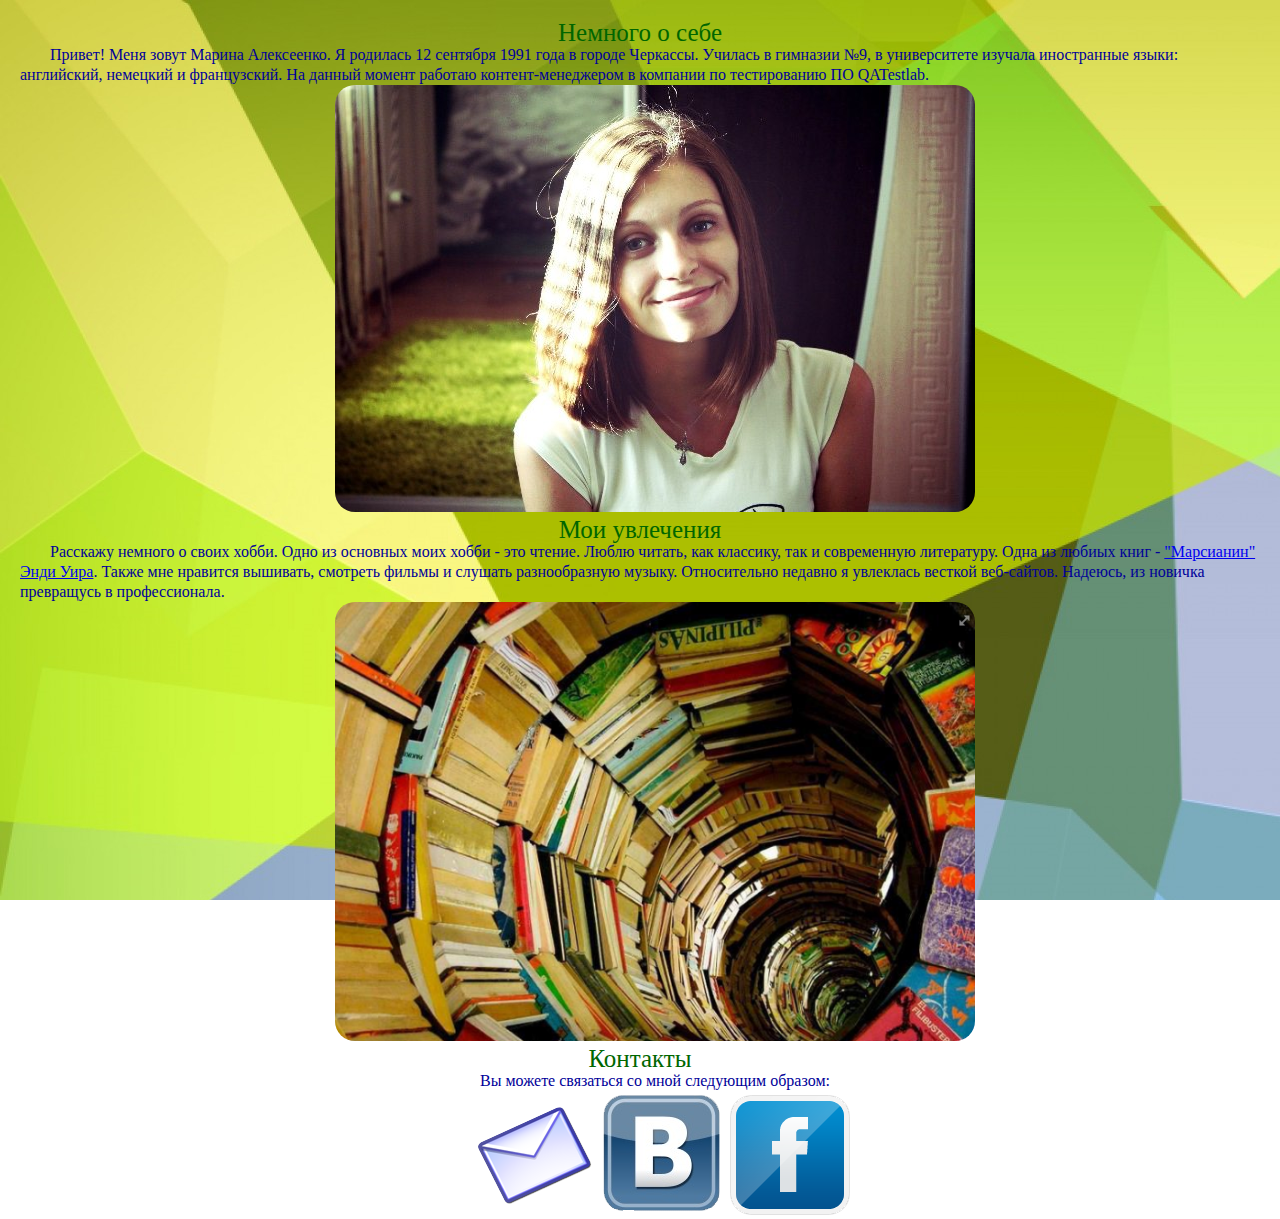
<file: lesson1/index.html>
<!DOCTYPE HTML PUBLIC "-//W3C//DTD HTML 4.01//EN" "http://www.w3.org/TR/html4/strict.dtd">
<html>
	<head>
		<meta http-equiv="Content-Type" content="text/html; charset=utf-8">
		<title>Моя биография</title>
		<link href="css/reset.css" rel="stylesheet">
		<link href="css/style.css" rel="stylesheet">
	</head>
	<body>
		<div class="wrapper">
			<h1>Немного о себе</h1>
			<p>Привет! Меня зовут Марина Алексеенко. Я родилась 12 сентября 1991 года в городе Черкассы. Училась в гимназии №9, в университете изучала иностранные языки: английский, немецкий и французский. На данный момент работаю контент-менеджером в компании по тестированию ПО QATestlab.</p>
			<p class="picture"><img src="images/photo.jpg" alt="My_photo"></p>
			<h2>Мои увлечения</h2>
			<p>Расскажу немного о своих хобби. Одно из основных моих хобби - это чтение. Люблю читать, как классику, так и современную литературу. Одна из любиых книг - <a href="https://ru.wikipedia.org/wiki/%D0%9C%D0%B0%D1%80%D1%81%D0%B8%D0%B0%D0%BD%D0%B8%D0%BD_(%D1%80%D0%BE%D0%BC%D0%B0%D0%BD)">"Марсианин" Энди Уира</a>. Также мне нравится вышивать, смотреть фильмы и слушать разнообразную музыку. Относительно недавно я увлеклась весткой веб-сайтов. Надеюсь, из новичка превращусь в профессионала.</p>
			<p class="picture"><img src="images/reading.png" alt="Reading"></p>
			<h3>Контакты</h3>
			<p class="contact">Вы можете связаться со мной следующим образом:</p>
			<ul class="icons">
					<li><a href="mailto:alex.mari@mail.ru" class="email"></a></li>
					<li><a href="https://vk.com/id90920469" class="vk"></a></li>
					<li><a href="https://www.facebook.com/marina.alekseencko" class="facebook"></a></li>
			</ul>
		</div>
	</body>
</html>
</file>
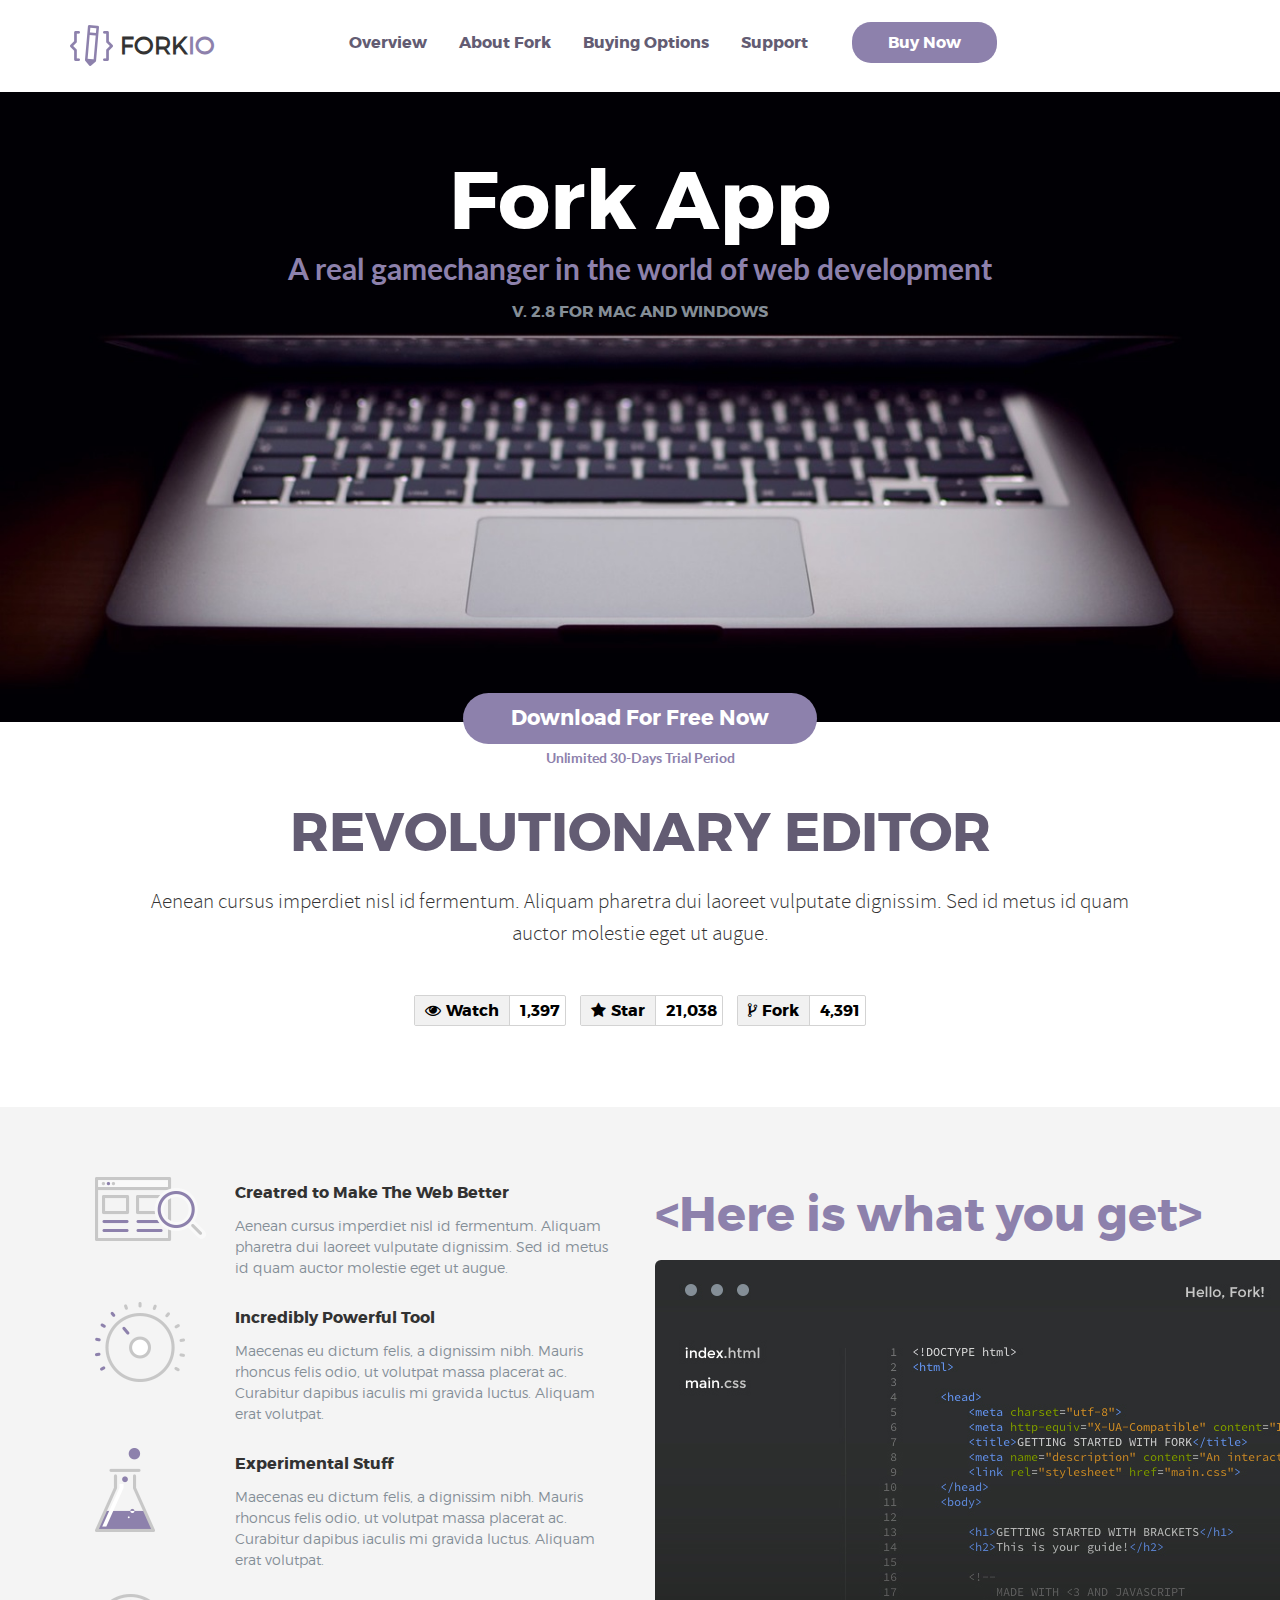
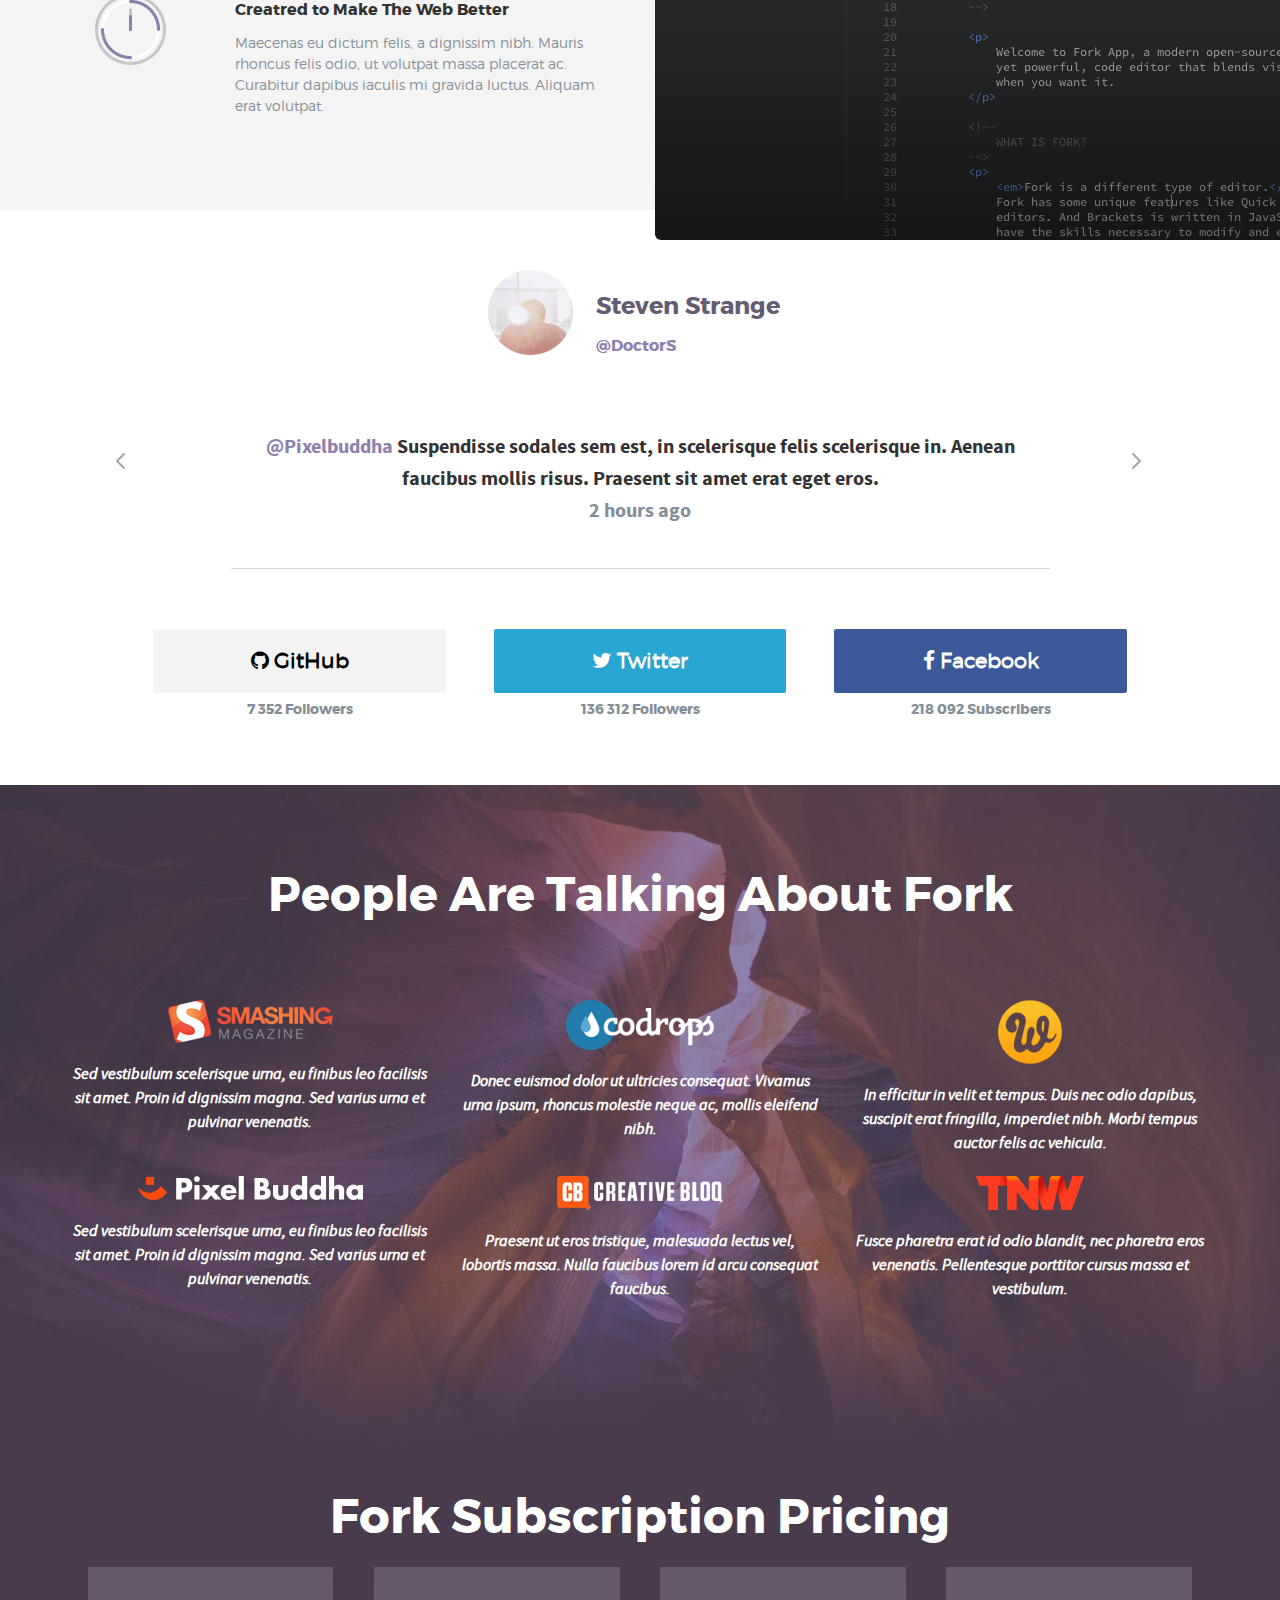
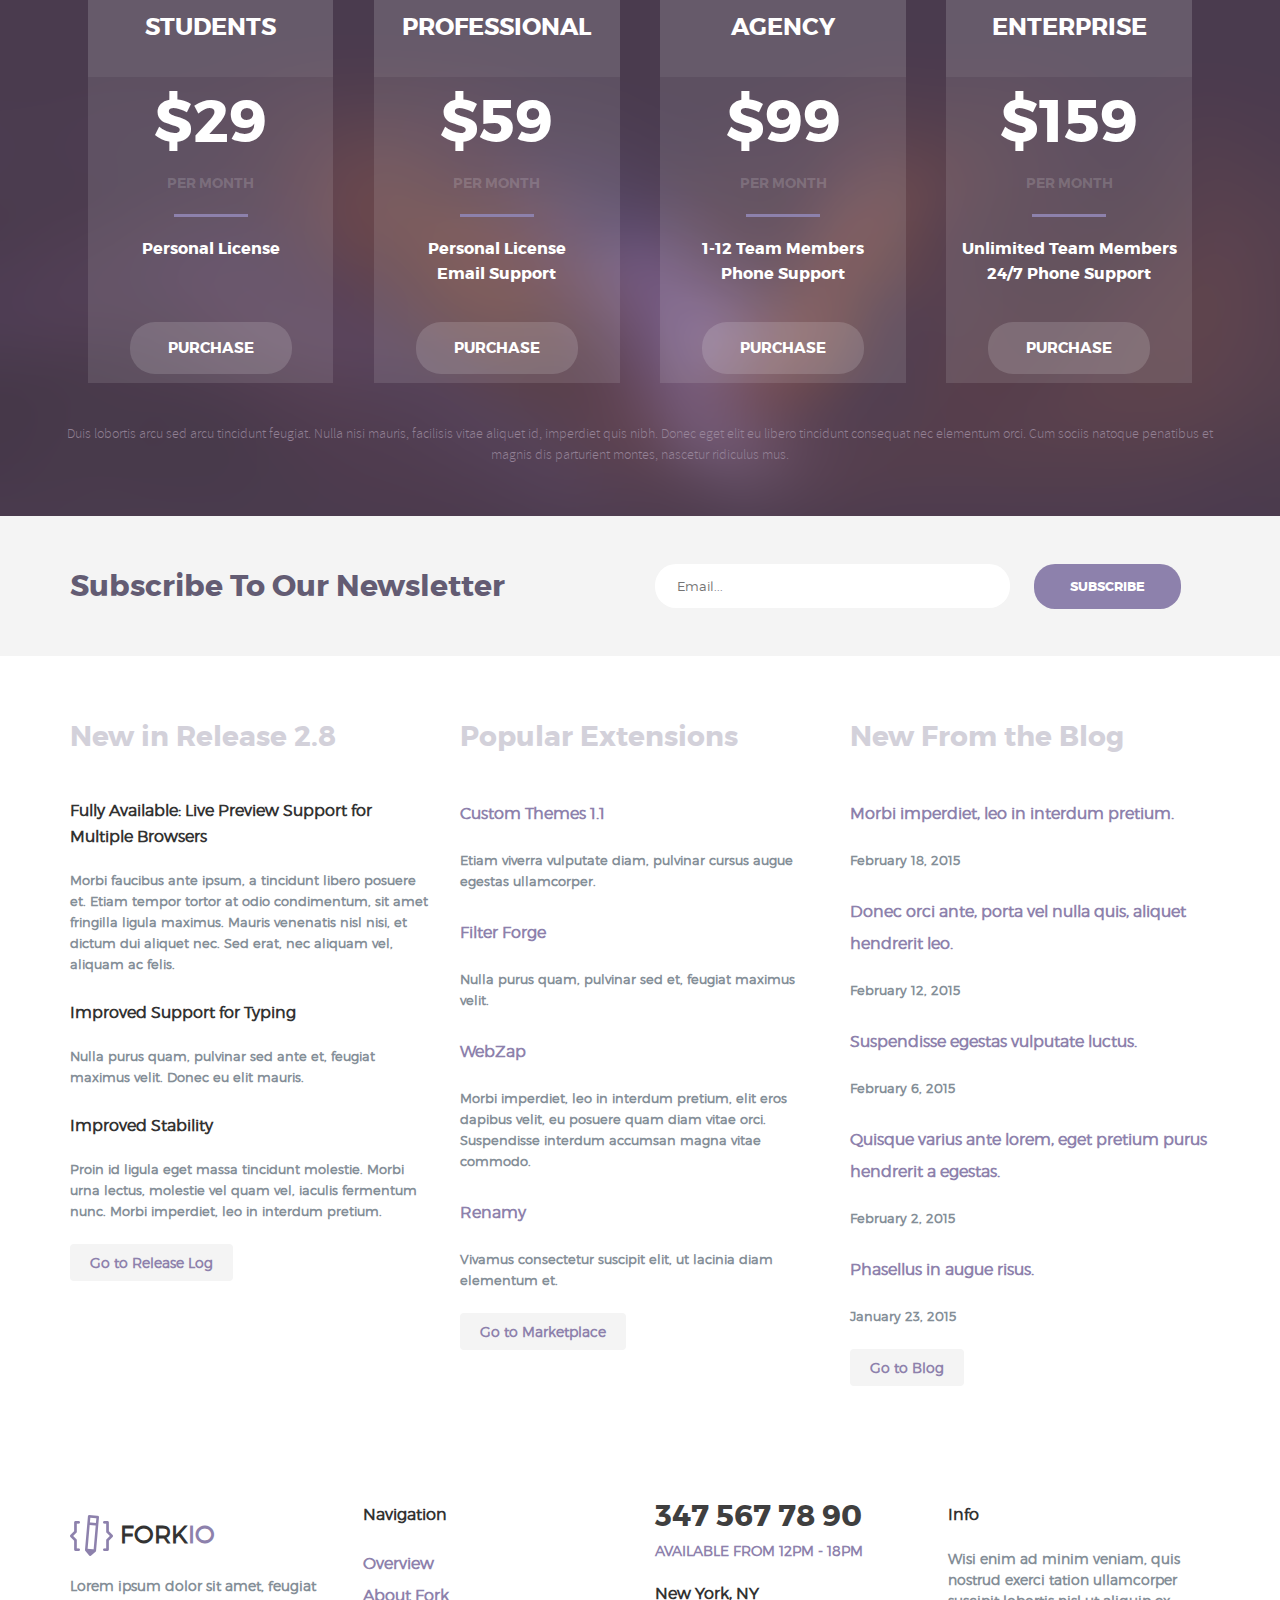
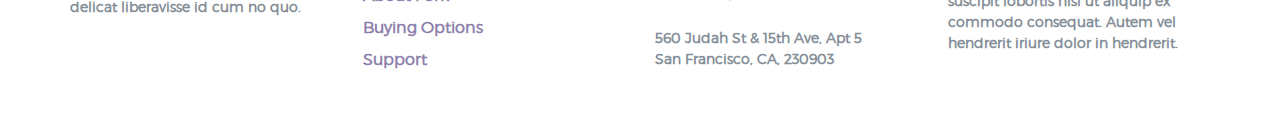
<file: lesson10/index.html>
<!DOCTYPE html>
<html>
	<head>
		<title>FORKIO</title>
		<meta charset="utf-8">
		<meta name="viewport" content="width=device-width, initial-scale=1, maximum-scale=1">
		<link rel="stylesheet" href="https://maxcdn.bootstrapcdn.com/font-awesome/4.5.0/css/font-awesome.min.css">
		<link rel="stylesheet" type="text/css" href="css/reset.css">
		<link rel="stylesheet" type="text/css" href="css/grid.css">
		<link rel="stylesheet" type="text/css" href="css/style.css" >
		<link rel="stylesheet" type="text/css" href="css/media.css">
	</head>
	<body>
		<header>
			<div class="container">
				<div class="row">
					<div class="xs-col-6 s-col-2 logo">
						<a href="#">
							<img src="images/logo.png" alt="logo">
							<h1>Fork<span>IO</span></h1>
						</a>
					</div>
					<div class="xs-col-6 s-col-10 menu">
						<nav>
							<ul>
								<li><a href="#">Overview</a></li>
								<li><a href="#">About Fork</a></li>
								<li><a href="#">Buying Options</a></li>
								<li><a href="#">Support</a></li>
							</ul>
							<a class="button button-small" href="#">Buy Now</a>
						</nav>
					</div>
				</div>
			</div>
		</header>
		<section class="top">
			<div class="container">
				<h1>Fork App</h1>
				<p>A real gamechanger in the world of web development</p>
				<span>v. 2.8 For Mac and Windows</span>
				<div class="download">
					<a class="button button-medium" href="#">Download For Free Now</a>
					<p class="period">Unlimited 30-Days Trial Period</p>
				</div>
			</div>
		</section>
		<section class="editor">
			<div class="container">
				<h1>Revolutionary editor</h1>
				<p>Aenean cursus imperdiet nisl id fermentum. Aliquam pharetra dui laoreet vulputate dignissim. Sed id metus id quam auctor molestie eget ut augue.</p>
				<ul>
					<li>
						<a href="#">
							<span><i class="fa fa-eye"></i>Watch</span>1,397
						</a>
					</li>
					<li>
						<a href="#">
							<span><i class="fa fa-star"></i>Star</span>21,038
						</a>
					</li>
					<li>
						<a href="#">
							<span><i class="fa fa-code-fork"></i>Fork</span>4,391
						</a>
					</li>
				</ul>
			</div>
		</section>
		<section class="services">
			<div class="container">
				<h2 class="responsive-header">&lt;Here is what you get&gt;</h2>
				<div class="xs-col-12 m-col-4 l-col-6 list">
					<ul>
						<li>
							<div class="icons">
								<img src="images/icon-1.png" alt="icon">
							</div>
							<div class="description">
								<h3>Creatred to Make The Web Better</h3>
								<p>Aenean cursus imperdiet nisl id fermentum. Aliquam pharetra dui laoreet vulputate dignissim. Sed id metus id quam auctor molestie eget ut augue.</p>
							</div>
						</li>
						<li>
							<div class="icons">
								<img src="images/icon-2.png" alt="icon">
							</div>
							<div class="description">
								<h3>Incredibly Powerful Tool</h3>
								<p>Maecenas eu dictum felis, a dignissim nibh. Mauris rhoncus felis odio, ut volutpat massa placerat ac. Curabitur dapibus iaculis mi gravida luctus. Aliquam erat volutpat.</p>
							</div>
						</li>
						<li>
							<div class="icons">
								<img src="images/icon-3.png" alt="icon">
							</div>
							<div class="description">
								<h3>Experimental Stuff</h3>
								<p>Maecenas eu dictum felis, a dignissim nibh. Mauris rhoncus felis odio, ut volutpat massa placerat ac. Curabitur dapibus iaculis mi gravida luctus. Aliquam erat volutpat.</p>
							</div>
						</li>
						<li>
							<div class="icons">
								<img src="images/icon-4.png" alt="icon">
							</div>
							<div class="description">
								<h3>Creatred to Make The Web Better</h3>
								<p>Maecenas eu dictum felis, a dignissim nibh. Mauris rhoncus felis odio, ut volutpat massa placerat ac. Curabitur dapibus iaculis mi gravida luctus. Aliquam erat volutpat.</p>
							</div>
						</li>
					</ul>
				</div>
				<div class="xs-col-12 m-col-8 l-col-6 example">
					<h2>&lt;Here is what you get&gt;</h2>
					<img src="images/code-example.png" alt="code">
				</div>
			</div>
		</section>
		<section class="contacts">
			<div class="container">
				<figure>
					<img src="images/photo.png" alt="Steven Strange">
					<div class="person">
						<h3>Steven Strange</h3>
						<a href="#">@DoctorS</a>
					</div>
				</figure>
				<div class="pixel-budda">
					<img class="arrow-left" src="images/arrow-left.png" alt="arrow">
					<p><a href="#">@Pixelbuddha</a> Suspendisse sodales sem est, in scelerisque felis scelerisque in. Aenean faucibus mollis risus. Praesent sit amet erat eget eros.</p>
					<span>2 hours ago</span>
					<img class="arrow-right" src="images/arrow-right.png" alt="arrow">
				</div>
				<div class="social">
					<ul>
						<li>
							<a href="#" class="GitHub"><i class="fa fa-github"></i>GitHub</a>
							<span>7 352 Followers</span>
						</li>
						<li>
							<a href="#" class="Twitter"><i class="fa fa-twitter"></i>Twitter</a>
							<span>136 312 Followers</span>
						</li>
						<li>
							<a href="#" class="Facebook"><i class="fa fa-facebook"></i>Facebook</a>
							<span>218 092 Subscribers</span>
						</li>
					</ul>
				</div>
			</div>
		</section>
		<section class="companies">
			<div class="container">
				<h1>People Are Talking About Fork</h1>
				<div class="row">
					<div class="xs-col-6 m-col-4">
						<img src="images/smashing.png" alt="smashing">
						<p>Sed vestibulum scelerisque urna, eu finibus leo facilisis sit amet. Proin id dignissim magna. Sed varius urna et pulvinar venenatis.</p>
					</div>
					<div class="xs-col-6 m-col-4">
						<img src="images/codrops.png" alt="codrops">
						<p>Donec euismod dolor ut ultricies consequat. Vivamus urna ipsum, rhoncus molestie neque ac, mollis eleifend nibh.</p>
					</div>
					<div class="xs-col-6 m-col-4">
						<img src="images/w-logo.png" alt="w-company">
						<p>In efficitur in velit et tempus. Duis nec odio dapibus, suscipit erat fringilla, imperdiet nibh. Morbi tempus auctor felis ac vehicula.</p>
					</div>
					<div class="xs-col-6 m-col-4">
						<img src="images/pixel-budda.png" alt="pixel-budda">
						<p>Sed vestibulum scelerisque urna, eu finibus leo facilisis sit amet. Proin id dignissim magna. Sed varius urna et pulvinar venenatis.</p>
					</div>
					<div class="xs-col-6 m-col-4">
						<img src="images/cb-logo.png" alt="creative-blog">
						<p>Praesent ut eros tristique, malesuada lectus vel, lobortis massa. Nulla faucibus lorem id arcu consequat faucibus.</p>
					</div>
					<div class="xs-col-6 m-col-4">
						<img src="images/tnw-logo.png" alt="TNW">
						<p>Fusce pharetra erat id odio blandit, nec pharetra eros venenatis. Pellentesque porttitor cursus massa et vestibulum.</p>
					</div>
				</div>
			</div>
		</section>
		<section class="subscription">
			<div class="container">
				<h1>Fork Subscription Pricing</h1>
				<div class="row">
					<div class="xs-col-6 s-col-3 pricing">
						<h2>Students</h2>
						<span class="price">$29</span>
						<span class="period">per month</span>
						<div class="personal-license">
							<p>Personal License</p>
						</div>
						<a href="#" class="button">Purchase</a>
					</div>
					<div class="xs-col-6 s-col-3 pricing">
						<h2>Professional</h2>
						<span class="price">$59</span>
						<span class="period">per month</span>
						<div>
							<p>Personal License</p>
							<p>Email Support</p>
						</div>
						<a href="#" class="button">Purchase</a>
					</div>
					<div class="xs-col-6 s-col-3 pricing">
						<h2>Agency</h2>
						<span class="price">$99</span>
						<span class="period">per month</span>
						<div>
							<p>1-12 Team Members</p>
							<p>Phone Support</p>
						</div>
						<a href="#" class="button">Purchase</a>
					</div>
					<div class="xs-col-6 s-col-3 pricing">
						<h2>Enterprise</h2>
						<span class="price">$159</span>
						<span class="period">per month</span>
						<div>
							<p>Unlimited Team Members</p>
							<p>24/7 Phone Support</p>
						</div>
						<a href="#" class="button">Purchase</a>
					</div>
				</div>
				<p class="conclusion">Duis lobortis arcu sed arcu tincidunt feugiat. Nulla nisi mauris, facilisis vitae aliquet id, imperdiet quis nibh. Donec eget elit eu libero tincidunt consequat nec elementum orci. Cum sociis natoque penatibus et magnis dis parturient montes, nascetur ridiculus mus.</p>
			</div>
		</section>
		<section class="newsletter">
			<div class="container">
				<h1 class="l-col-6 xs-col-12">Subscribe To Our Newsletter</h1>
				<form class="l-col-6 xs-col-12" action="#" method="POST">
					<input type="text" name="name" placeholder="Email...">
					<a href="#" class="button">Subscribe</a>
				</form>
			</div>
		</section>
		<section class="articles">
			<div class="container">
				<article class="m-col-4 new">
					<h2>New in Release 2.8</h2>
					<h3>Fully Available: Live Preview Support for Multiple Browsers</h3>
					<p>Morbi faucibus ante ipsum, a tincidunt libero posuere et. Etiam tempor tortor at odio condimentum, sit amet fringilla ligula maximus. Mauris venenatis nisl nisi, et dictum dui aliquet nec. Sed erat, nec aliquam vel, aliquam ac felis.</p>
					<h3>Improved Support for Typing</h3>
					<p>Nulla purus quam, pulvinar sed ante et, feugiat maximus velit. Donec eu elit mauris.</p>
					<h3>Improved Stability</h3>
					<p>Proin id ligula eget massa tincidunt molestie. Morbi urna lectus, molestie vel quam vel, iaculis fermentum nunc. Morbi imperdiet, leo in interdum pretium.</p>
					<a href="#" class="link">Go to Release Log</a>
				</article>
				<article class="m-col-4 extensions">
					<h2>Popular Extensions</h2>
					<a href="#">Custom Themes 1.1</a>
					<p>Etiam viverra vulputate diam, pulvinar cursus augue egestas ullamcorper.</p>
					<a href="#">Filter Forge</a>
					<p>Nulla purus quam, pulvinar sed et, feugiat maximus velit.</p>
					<a href="#">WebZap</a>
					<p>Morbi imperdiet, leo in interdum pretium, elit eros dapibus velit, eu posuere quam diam vitae orci. Suspendisse interdum accumsan magna vitae commodo.</p>
					<a href="#">Renamy</a>
					<p>Vivamus consectetur suscipit elit, ut lacinia diam elementum et.</p>
					<a href="#" class="link">Go to Marketplace</a>
				</article>
				<article class="m-col-4 blog">
					<h2>New From the Blog</h2>
					<a href="#">Morbi imperdiet, leo in interdum pretium.</a>
					<p>February 18, 2015</p>
					<a href="#">Donec orci ante, porta vel nulla quis, aliquet hendrerit leo.</a>
					<p>February 12, 2015</p>
					<a href="#">Suspendisse egestas vulputate luctus.</a>
					<p>February 6, 2015</p>
					<a href="#">Quisque varius ante lorem, eget pretium purus hendrerit a egestas.</a>
					<p>February 2, 2015</p>
					<a href="#">Phasellus in augue risus. </a>
					<p>January 23, 2015</p>
					<a href="#" class="link">Go to Blog</a>
				</article>
			</div>
		</section>
		<footer>
			<div class="container">
				<div class="s-col-3">
					<a href="#">
						<img src="images/logo.png" alt="logo"><h1>Fork<span>IO</span></h1>
					</a>
					<p>Lorem ipsum dolor sit amet, feugiat delicat liberavisse id cum no quo.</p>
				</div>
				<div class="s-col-3">
					<h2>Navigation</h2>
					<nav>
						<ul>
							<li><a href="#">Overview</a></li>
							<li><a href="#">About Fork</a></li>
							<li><a href="#">Buying Options</a></li>
							<li><a href="#">Support</a></li>
						</ul>
					</nav>
				</div>
				<div class="s-col-3 get-in-touch">
					<div>347 567 78 90</div>
					<span>Available from 12pm - 18pm</span>
					<h2>New York, NY</h2>
					<p>560 Judah St & 15th Ave, Apt 5</p>
					<p>San Francisco, CA, 230903</p>
				</div>
				<div class="s-col-3">
					<h2>Info</h2>
					<p>Wisi enim ad minim veniam, quis nostrud exerci tation ullamcorper suscipit lobortis nisl ut aliquip ex commodo consequat. Autem vel hendrerit iriure dolor in hendrerit.</p>
				</div>
			</div>
		</footer>
	</body>
</html>
</file>
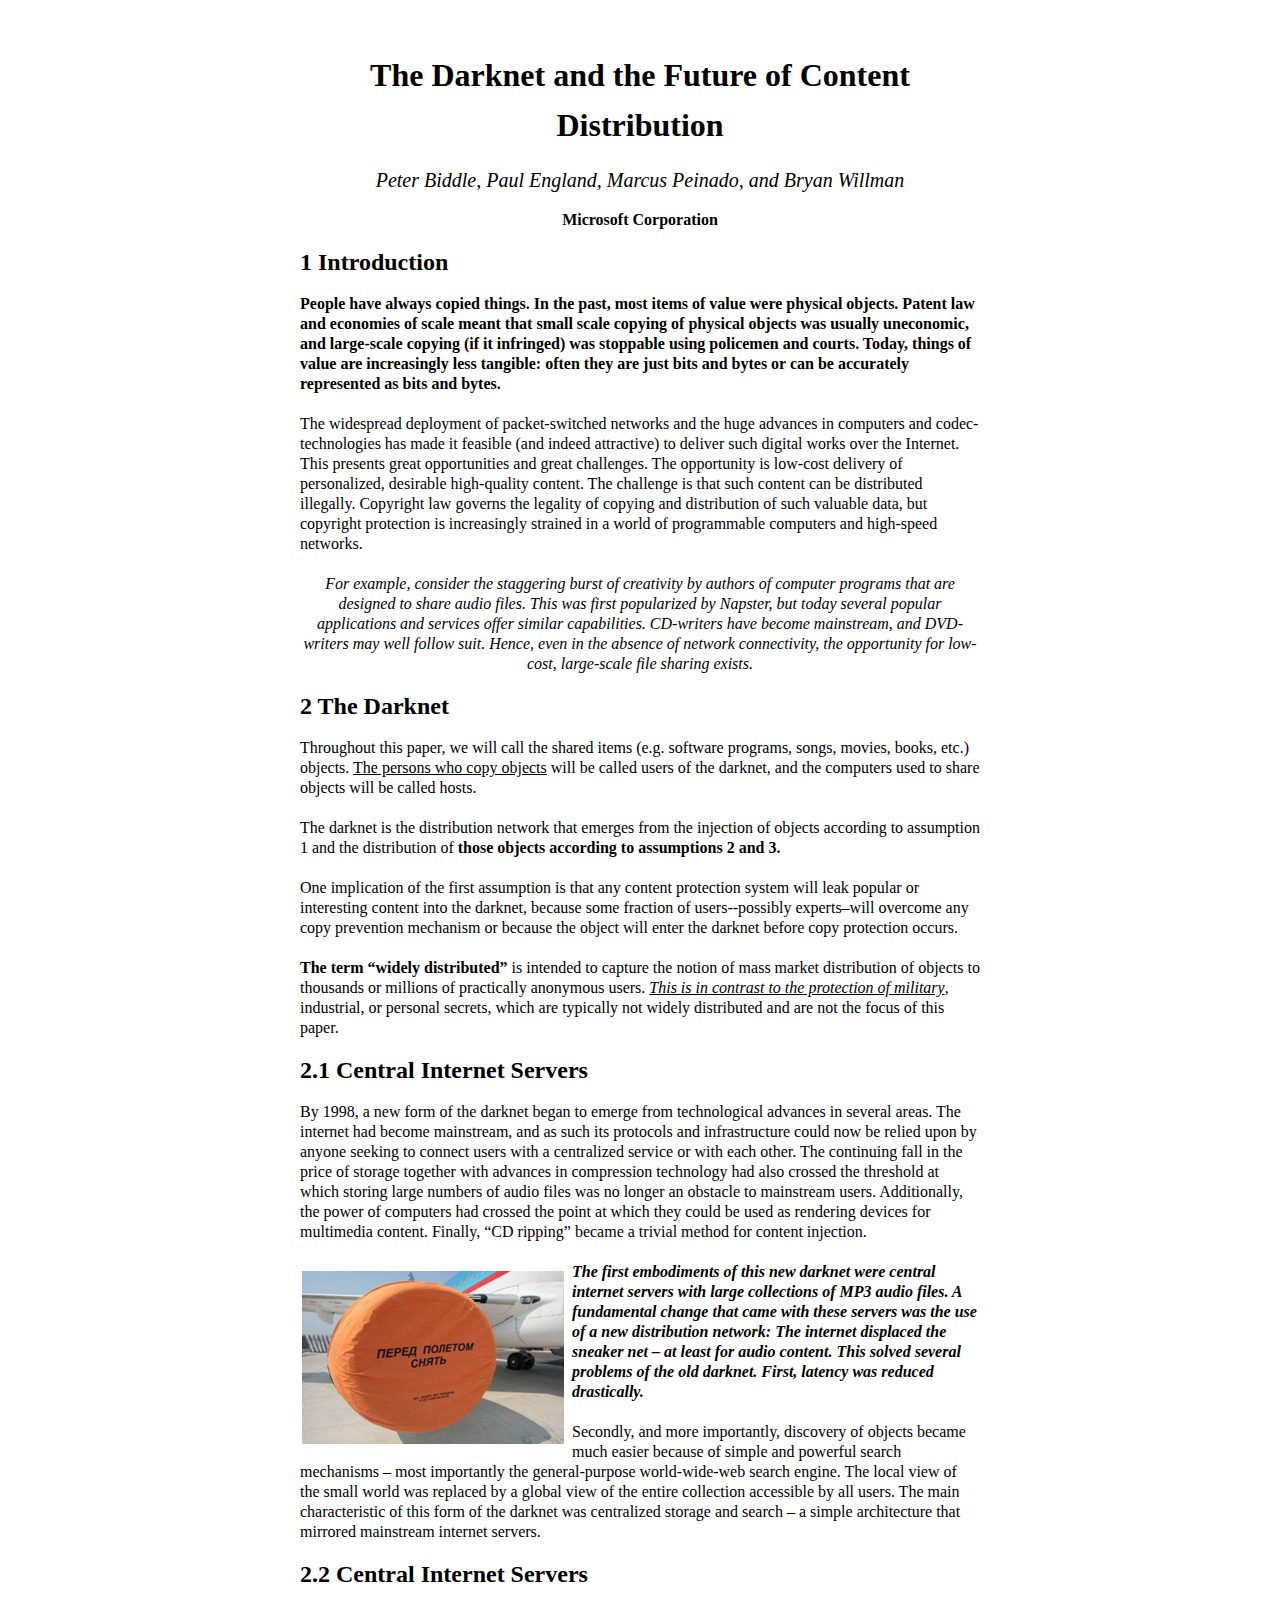
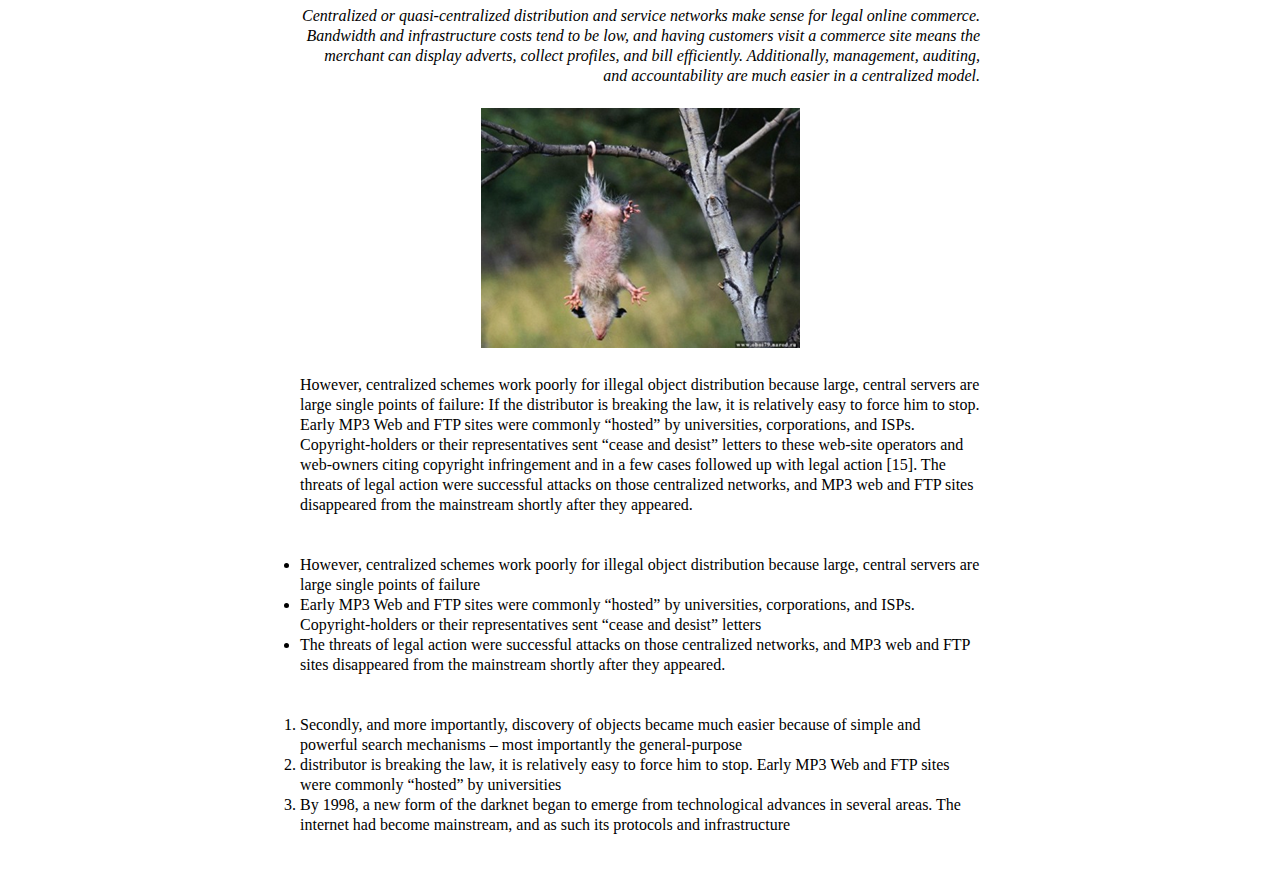
<file: lesson2/index.html>
<!DOCTYPE HTML PUBLIC "-//W3C//DTD HTML 4.01//EN" "http://www.w3.org/TR/html4/strict.dtd">
<html>
	<head>
		<meta http-equiv="Content-Type" content="text/html; charset=utf-8">
		<title>The Darknet and the Future of Content Distribution</title>
		<link href="css/reset.css" rel="stylesheet">
		<link href="css/style.css" rel="stylesheet">
	</head>
	<body>
		<div id="header">
		<h1>The Darknet and the Future of Content Distribution</h1>
		<p class="authors">Peter Biddle, Paul England, Marcus Peinado, and Bryan Willman</p>
		<p class="microsoft">Microsoft Corporation</p>
		</div>
		<div class="first section">
			<h2>1 Introduction</h2>
			<p class="bold_style">People have always copied things. In the past, most items of value were physical objects.  Patent law and economies of scale meant that small scale copying of physical objects was usually uneconomic, and large-scale copying (if it infringed) was stoppable using policemen and courts.  Today, things of value are increasingly less tangible: often they are just bits and bytes or can be accurately represented as bits and bytes.</p>
			<p>The widespread deployment of packet-switched networks and the huge advances in computers and codec-technologies has made it feasible (and indeed attractive) to deliver such digital works over the Internet.  This presents great opportunities and great challenges.  The opportunity is low-cost delivery of personalized, desirable high-quality content.  The challenge is that such content can be distributed illegally.  Copyright law governs the legality of copying and distribution of such valuable data, but copyright protection is increasingly strained in a world of programmable computers and high-speed networks.</p>
			<div class="example">For example, consider the staggering burst of creativity by authors of computer programs that are designed to share audio files.  This was first popularized by Napster, but today several popular applications and services offer similar capabilities.  CD-writers have become mainstream, and DVD-writers may well follow suit.  Hence, even in the absence of network connectivity, the opportunity for low-cost, large-scale file sharing exists.</div>
		</div>
		<div class="second_section">
			<h2>2  The Darknet</h2>
			<p>Throughout this paper, we will call the shared items (e.g. software programs, songs, movies, books, etc.) objects. <span class="underline">The persons who copy objects</span> will be called users of the darknet, and the computers used to share objects will be called hosts.</p>
			<p>The darknet is the distribution network that emerges from the injection of objects according to assumption 1 and the distribution of <span class="bold_style">those objects according to assumptions 2 and 3.</span></p>
			<p>One implication of the first assumption is that any content protection system will leak popular or interesting content into the darknet, because some fraction of users--possibly experts–will overcome any copy prevention mechanism or because the object will enter the darknet before copy protection occurs.</p>
			<p><span class="bold_style">The term “widely distributed”</span> is intended to capture the notion of mass market distribution of objects to thousands or millions of practically anonymous users. <span class="underline_italic">This is in contrast to the protection of military</span>, industrial, or personal secrets, which are typically not widely distributed and are not the focus of this paper.</p>
		</div>
		<div class="third_section">
			<h2>2.1 Central Internet Servers</h2>
			<p>By 1998, a new form of the darknet began to emerge from technological advances in several areas. The internet had become mainstream, and as such its protocols and infrastructure could now be relied upon by anyone seeking to connect users with a centralized service or with each other. The continuing fall in the price of storage together with advances in compression technology had also crossed the threshold at which storing large numbers of audio files was no longer an obstacle to mainstream users. Additionally, the power of computers had crossed the point at which they could be used as rendering devices for multimedia content. Finally, “CD ripping” became a trivial method for content injection.</p>
			<p class="right_text"><img src="images/plane.png" alt="Plane" class="rightimg">The first embodiments of this new darknet were central internet servers with large collections of MP3 audio files. A fundamental change that came with these servers was the use of a new distribution network: The internet displaced the sneaker net – at least for audio content. This solved several problems of the old darknet.  First, latency was reduced drastically.</p>
			<p>Secondly, and more importantly, discovery of objects became much easier because of simple and powerful search mechanisms – most importantly the general-purpose world-wide-web search engine. The local view of the small world was replaced by a global view of the entire collection accessible by all users. The main characteristic of this form of the darknet was centralized storage and search – a simple architecture that mirrored mainstream internet servers.</p>
		</div>
		<div class="fourth_section">
			<h2>2.2 Central Internet Servers</h2>
			<p class="CIS">Centralized or quasi-centralized distribution and service networks make sense for legal online commerce.  Bandwidth and infrastructure costs tend to be low, and having customers visit a commerce site means the merchant can display adverts, collect profiles, and bill efficiently.  Additionally, management, auditing, and accountability are much easier in a centralized model.</p>
			<p class="mouse"><img src="images/mouse.png" alt="Mouse"></p>
			<p>However, centralized schemes work poorly for illegal object distribution because large, central servers are large single points of failure: If the distributor is breaking the law, it is relatively easy to force him to stop.  Early MP3 Web and FTP sites were commonly “hosted” by universities, corporations, and ISPs.  Copyright-holders or their representatives sent “cease and desist” letters to these web-site operators and web-owners citing copyright infringement and in a few cases followed up with legal action [15].  The threats of legal action were successful attacks on those centralized networks, and MP3 web and FTP sites disappeared from the mainstream shortly after they appeared.</p>
			<ul>
				<li>However, centralized schemes work poorly for illegal object distribution because large, central servers are large single points of failure</li>
				<li>Early MP3 Web and FTP sites were commonly “hosted” by universities, corporations, and ISPs.  Copyright-holders or their representatives sent “cease and desist” letters</li>
				<li>The threats of legal action were successful attacks on those centralized networks, and MP3 web and FTP sites disappeared from the mainstream shortly after they appeared.</li>
			</ul>
			<ol>
				<li>Secondly, and more importantly, discovery of objects became much easier because of simple and powerful search mechanisms – most importantly the general-purpose</li>
				<li>distributor is breaking the law, it is relatively easy to force him to stop.  Early MP3 Web and FTP sites were commonly “hosted” by universities</li>
				<li>By 1998, a new form of the darknet began to emerge from technological advances in several areas. The internet had become mainstream, and as such its protocols and infrastructure</li>
			</ol>
		</div>
	</body>
</html>
</file>
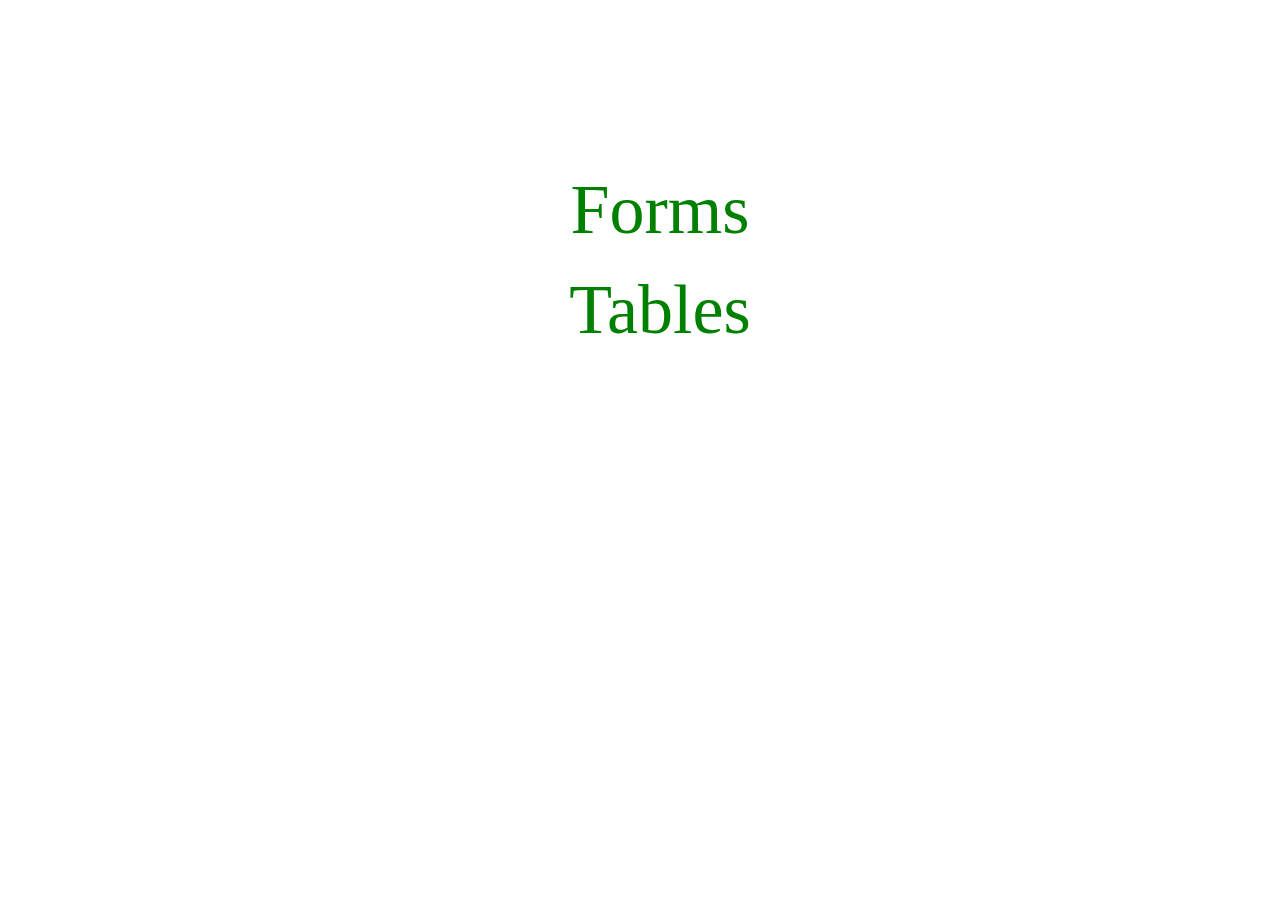
<file: lesson3/index.html>
<!DOCTYPE HTML PUBLIC "-//W3C//DTD HTML 4.01//EN" "http://www.w3.org/TR/html4/strict.dtd">
<html>
<head>
	<meta http-equiv="Content-Type" content="text/html; charset=utf-8">
	<title>Tables & Forms</title>
	<link href="style.css" rel="stylesheet">
</head>
<body>
	<div class="wrapper">
		<ul>
			<li><a href="forms/index.html">Forms</a></li>
			<li><a href="tables/index.html">Tables</a></li>
		</ul>
	</div>
</body>
</html>
</file>
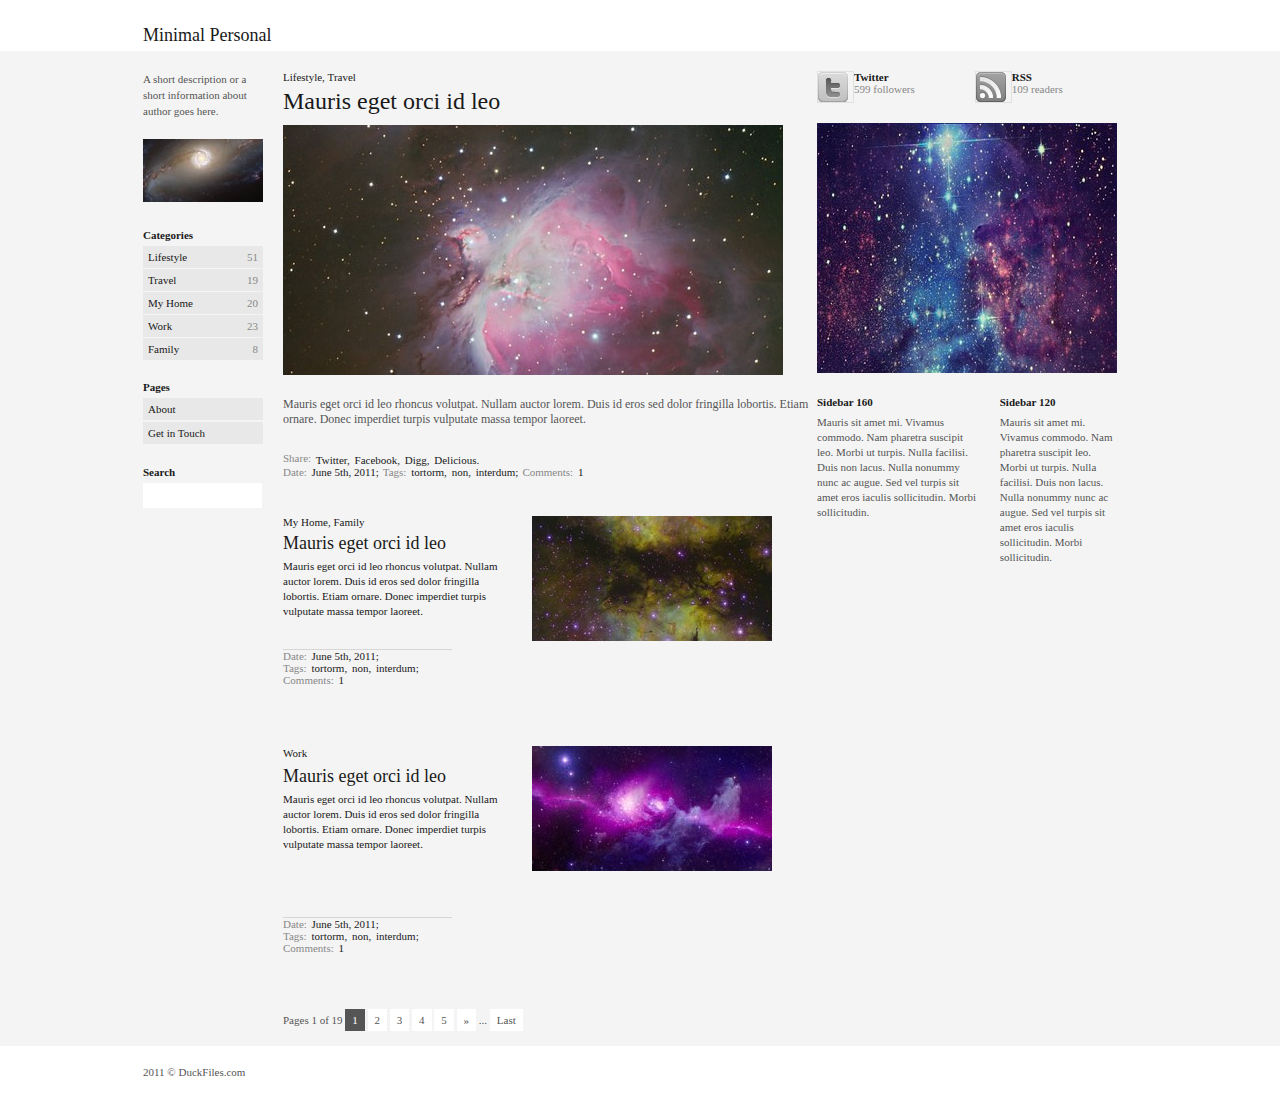
<file: lesson5/index.html>
<!DOCTYPE HTML PUBLIC "-//W3C//DTD HTML 4.01//EN" "http://www.w3.org/TR/html4/strict.dtd">
<html>
	<head>
		<title>Minimal Personal</title>
		<meta http-equiv="content-type" content="text/html; charset=UTF-8">
		<meta name="viewport" content="width=device-width, initial-scale=1, maximum-scale=1">
		<link href="css/reset.css" rel="stylesheet" type="text/css">
		<link href="css/style.css" rel="stylesheet" type="text/css">
		<link rel="stylesheet" type="text/css" href="css/media.css">
	</head>
	<body>
		<div class="header-section">
			<div class="header">
				<div class="logo">
					<h2>Minimal Personal</h2>
				</div>
			</div>
		</div>
		<div class="content-section">
		<div class="wrapper">
			<div class="main">
				<div class="sidebar_left">
					<div class="description">
						<p>A short description or a short information about author goes here.</p>
						<img src="images/sidebar_left.jpg" alt="space">
					</div>
					<div class="categories">
						<h3>Categories</h3>
						<ul>
							<li>
								<a href="#">Lifestyle<span>51</span></a>
							</li>
							<li>
								<a href="#">Travel<span>19</span></a>
							</li>
							<li>
								<a href="#">My Home<span>20</span></a>
							</li>
							<li>
								<a href="#">Work<span>23</span></a>
							</li>
							<li>
								<a href="#">Family<span>8</span></a>
							</li>
						</ul>
					</div>
					<div class="pages">
						<h3>Pages</h3>
						<ul>
							<li>
								<a href="#">About</a>
							</li>
							<li>
								<a href="#">Get in Touch</a>
							</li>
						</ul>
					</div>
					<div class="search">
						<h3>Search</h3>
						<label>
							<input type="text" name="Search">
						</label>
					</div>
				</div>
				<div class="sidebar_right">
					<div class="links">
					<ul>
						<li class="twitter">
							<a href="#">
							<img src="images/twitter_icon.png" alt="Twitter">
							</a>
							<p>Twitter</p>
							<span>599 followers</span>
						</li>
						<li class="rss">
							<a href="#">
							<img src="images/rss_icon.png" alt="RSS">
							</a>
							<p>RSS</p>
							<span>109 readers</span>
						</li>
					</ul>
					</div>
					<div class="sidebar_right_img">
						<img src="images/sidebar_right.jpg" alt="space">
					</div>
					<div class="sidebars">
						<ul>
							<li class="sidebar_right_left">
								<h3 class="sidebar_head">Sidebar 160</h3>
								<p>Mauris sit amet mi. Vivamus commodo. Nam pharetra suscipit leo. Morbi ut turpis. Nulla facilisi. Duis non lacus. Nulla nonummy nunc ac augue. Sed vel turpis sit amet eros iaculis sollicitudin. Morbi sollicitudin. </p>
							</li>
							<li class="sidebar_right_right">
								<h3 class="sidebar_head">Sidebar 120</h3>
								<p>Mauris sit amet mi. Vivamus commodo. Nam pharetra suscipit leo. Morbi ut turpis. Nulla facilisi. Duis non lacus. Nulla nonummy nunc ac augue. Sed vel turpis sit amet eros iaculis sollicitudin. Morbi sollicitudin. </p>
							</li>
						</ul>
					</div>
				</div>
				<div class="content">
					<ul class="lifestyle_travel">
						<li>Lifestyle,</li> 
						<li>Travel</li>
					</ul>
					<h1>Mauris eget orci id leo</h1>
					<img src="images/main_image.jpg" alt="space">
					<div class="first_paragraph">
						<p class="sentence"> Mauris eget orci id leo rhoncus volutpat. Nullam auctor lorem. Duis id eros sed dolor 
						fringilla lobortis. Etiam ornare. Donec imperdiet turpis vulputate massa tempor laoreet.</p>
						<ul class="share">
								<li><span>Share:</span></li>
								<li>Twitter,</li> 
								<li>Facebook,</li> 
								<li>Digg,</li> 
								<li>Delicious.</li>
						</ul>
						<ul class="date">
							<li><span>Date:</span></li> 
							<li>June 5th, 2011;</li> 
						</ul>
						<ul class="tags">
							<li><span>Tags:</span></li>
							<li>tortorm,</li> 
							<li>non,</li> 
							<li>interdum;</li>
						</ul>
						<ul class="comments">
							<li><span>Comments:</span></li>
							<li>1</li>
						</ul>
					</div>
					<ul class="second_part">
					<li class="home">
						<img src="images/my_home.jpg" alt="space">
						<ul class="home_family">
							<li>My Home,</li> 
							<li>Family</li>
						</ul>
						<h2>Mauris eget orci id leo</h2>
						<p>Mauris eget orci id leo rhoncus volutpat. Nullam auctor lorem. Duis id eros sed dolor fringilla lobortis. Etiam ornare. Donec imperdiet turpis vulputate massa tempor laoreet.</p>
						<div class="home_under_img">
							<ul class="date">
								<li><span>Date:</span></li> 
								<li>June 5th, 2011;</li> 
							</ul>
							<ul class="tags">
								<li><span>Tags:</span></li>
								<li>tortorm,</li> 
								<li>non,</li> 
								<li>interdum;</li>
							</ul>
							<ul class="comments">
								<li><span>Comments:</span></li>
								<li>1</li>
							</ul>
						</div>
					</li>
					<li class="work">
						<img src="images/work.jpg" alt="space">
						<p>Work</p>
						<h2>Mauris eget orci id leo</h2>
						<p>Mauris eget orci id leo rhoncus volutpat. Nullam auctor lorem. Duis id eros sed dolor fringilla lobortis. Etiam ornare. Donec imperdiet turpis vulputate massa tempor laoreet.</p>
						<div class="work_under_img">
							<ul class="date">
								<li><span>Date:</span></li> 
								<li>June 5th, 2011;</li> 
							</ul>
							<ul class="tags">
								<li><span>Tags:</span></li>
								<li>tortorm,</li> 
								<li>non,</li> 
								<li>interdum;</li>
							</ul>
							<ul class="comments">
								<li><span>Comments:</span></li>
								<li>1</li>
							</ul>
						</div>
					</li>
					</ul>
					<div class="page_selector">
						<ul>
							<li>Pages 1 of 19</li>
							<li>
								<a href="#" class="page_select">1</a>
							</li>
							<li>
								<a href="#">2</a>
							</li>
							<li>
								<a href="#">3</a>
							</li>
							<li>
								<a href="#">4</a>
							</li>
							<li>
								<a href="#">5</a>
							</li>
							<li>
								<a href="#">»</a>
							</li>
							<li>...</li>
							<li>
								<a href="#">Last</a>
							</li>
						</ul>
					</div>
				</div>
			</div>
			</div>
		</div>
		<div class="footer-section">
			<div class="footer">
				<div class="copyright">
				2011 &copy <a href="#">DuckFiles.com</a>
				</div>
			</div>
		</div>
	</body>
</html>
</file>
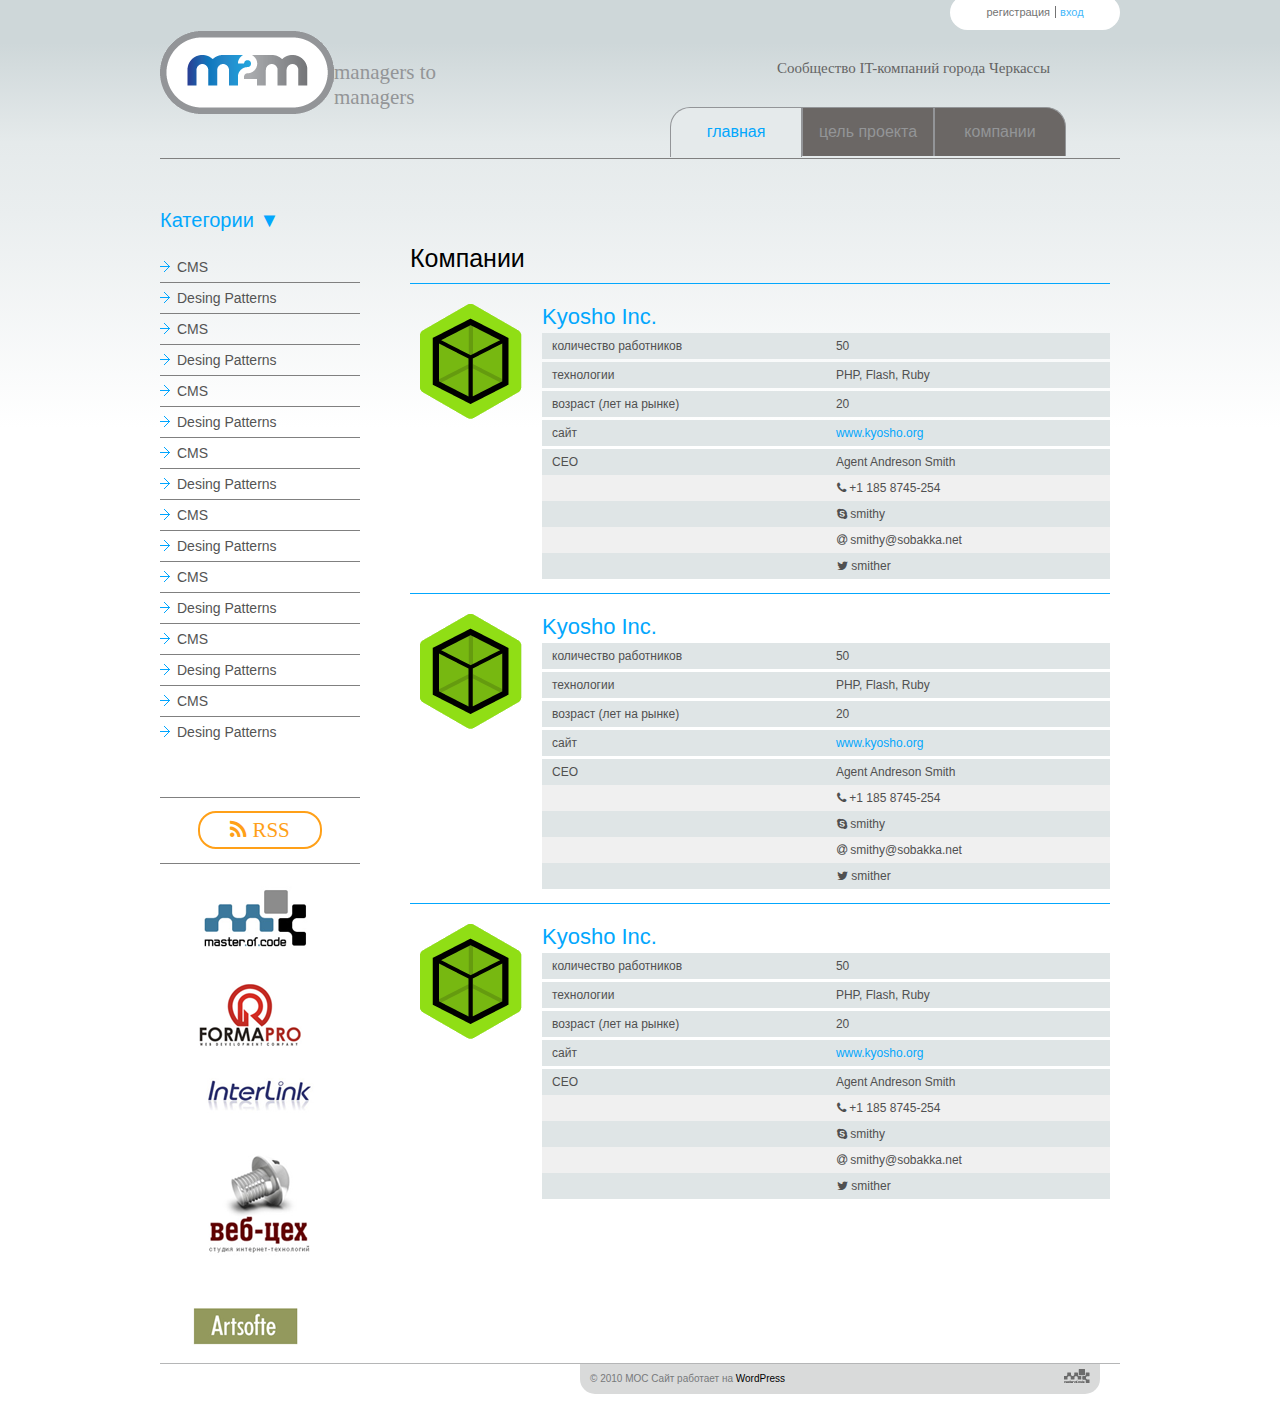
<file: lesson6/index.html>
<!DOCTYPE HTML PUBLIC "-//W3C//DTD HTML 4.01//EN" "http://www.w3.org/TR/html4/strict.dtd">
<html>
	<head>
		<title>Сообщество IT-компаний города Черкассы</title>
		<meta http-equiv="content-type" content="text/html; charset=UTF-8">
		<link href="css/reset.css" rel="stylesheet" type="text/css">
		<link href="css/style.css" rel="stylesheet" type="text/css">
		<link rel="stylesheet" href="https://maxcdn.bootstrapcdn.com/font-awesome/4.4.0/css/font-awesome.min.css">
	</head>
	<body>
		<div class="wrapper">
			<div class="header">
				<ul class="forms">
					<li><a href="#"><span>регистрация</span></a></li>
					<li><a href="#" class="active">вход</a></li>
				</ul>
				<div class="header_part">
				<div class="logo">
					<a><img src="images/m2m_logo.png" alt="M2M_Logo"></a>
					<span>managers to managers</span>
				</div>
				<h1>Сообщество IT-компаний города Черкассы</h1>
				<div class="nav">
					<ul>
						<li class="active">
							<a href="#">главная</a>
						</li>
						<li>
							<a href="#">цель проекта</a>
						</li>
						<li>
							<a href="#">компании</a>
						</li>
					</ul>
				</div>
				</div>
			</div>
				<div class="sidebar_left">
					<h3>Категории &#9660;</h3>
					<ul class="category-list">
						<li><a href="#">CMS</a></li>
						<li><a href="#">Desing Patterns</a></li>
						<li><a href="#">CMS</a></li>
						<li><a href="#">Desing Patterns</a></li>
						<li><a href="#">CMS</a></li>
						<li><a href="#">Desing Patterns</a></li>
						<li><a href="#">CMS</a></li>
						<li><a href="#">Desing Patterns</a></li>
						<li><a href="#">CMS</a></li>
						<li><a href="#">Desing Patterns</a></li>
						<li><a href="#">CMS</a></li>
						<li><a href="#">Desing Patterns</a></li>
						<li><a href="#">CMS</a></li>
						<li><a href="#">Desing Patterns</a></li>
						<li><a href="#">CMS</a></li>
						<li class="last_category"><a href="#">Desing Patterns</a></li>
					</ul>
					<div class="rss">
						<span><a href="#"><i class="fa fa-rss"></i> RSS</a></span>
					</div>
					<ul class="company_icons">
						<li><a href="http://masterofcode.nl/"><img src="images/master_of_code_logo.png" alt="Master of Code"></a></li>
						<li><a href="http://www.forma-pro.com/"><img src="images/formapro_logo.png" alt="Forma-Pro"></a></li>
						<li><a href="http://www.interlinkua.com/ru/welcome"><img src="images/interlink_logo.png" alt="InterLink"></a></li>
						<li><a href="#"><img src="images/web_zeh_logo.png" alt="Веб Цех"></a></li>
						<li><a href="http://www.artsofte.ru/"><img src="images/artsofte_logo.png" alt="Artsofte"></a></li>
					</ul>
				</div>
				<div class="content">
				<h2>Компании</h2>
				<ul>
					<li class="data">
						<div class="logo_kyosho">
							<img src="images/kyosho_logo.png" alt="Kyosho Inc.">
						</div>
						<div class="company_info">
						<h3>Kyosho Inc.</h3>
						<dl>
							<dt>количество работников</dt>
							<dd>50</dd>
							<dt>технологии</dt>
							<dd>PHP, Flash, Ruby</dd>
							<dt>возраст (лет на рынке)</</dt>
							<dd>20</dd>
							<dt>сайт</dt>
							<dd><a href="http://www.kyosho.org/">www.kyosho.org</a></dd>
							<dt>CEO</dt>
							<dd>Agent Andreson Smith</dd>
							<dd class="contacts_gray"><i class="fa fa-phone"></i> +1 185 8745-254</dd>
							<dd class="contacts"><i class="fa fa-skype"></i> smithy</dd>
							<dd class="contacts_gray"><i class="fa fa-at"></i> smithy@sobakka.net</dd>
							<dd class="contacts"><i class="fa fa-twitter"></i> smither</dd>	
						</dl>
						</div>
					</li>
					<li class="data">
						<div class="logo_kyosho">
							<img src="images/kyosho_logo.png" alt="Kyosho Inc.">
						</div>
						<div class="company_info">
						<h3>Kyosho Inc.</h3>
						<dl>
							<dt>количество работников</dt>
							<dd>50</dd>
							<dt>технологии</dt>
							<dd>PHP, Flash, Ruby</dd>
							<dt>возраст (лет на рынке)</</dt>
							<dd>20</dd>
							<dt>сайт</dt>
							<dd><a href="http://www.kyosho.org/">www.kyosho.org</a></dd>
							<dt>CEO</dt>
							<dd>Agent Andreson Smith</dd>
							<dd class="contacts_gray"><i class="fa fa-phone"></i> +1 185 8745-254</dd>
							<dd class="contacts"><i class="fa fa-skype"></i> smithy</dd>
							<dd class="contacts_gray"><i class="fa fa-at"></i> smithy@sobakka.net</dd>
							<dd class="contacts"><i class="fa fa-twitter"></i> smither</dd>	
						</dl>
						</div>
					</li>
					<li class="data">
						<div class="logo_kyosho">
							<img src="images/kyosho_logo.png" alt="Kyosho Inc.">
						</div>
						<div class="company_info">
						<h3>Kyosho Inc.</h3>
						<dl>
							<dt>количество работников</dt>
							<dd>50</dd>
							<dt>технологии</dt>
							<dd>PHP, Flash, Ruby</dd>
							<dt>возраст (лет на рынке)</</dt>
							<dd>20</dd>
							<dt>сайт</dt>
							<dd><a href="http://www.kyosho.org/">www.kyosho.org</a></dd>
							<dt>CEO</dt>
							<dd>Agent Andreson Smith</dd>
							<dd class="contacts_gray"><i class="fa fa-phone"></i> +1 185 8745-254</dd>
							<dd class="contacts"><i class="fa fa-skype"></i> smithy</dd>
							<dd class="contacts_gray"><i class="fa fa-at"></i> smithy@sobakka.net</dd>
							<dd class="contacts"><i class="fa fa-twitter"></i> smither</dd>	
						</dl>
						</div>
					</li>
				</ul>
				</div>
			<div class="footer">
				<div class="copyright">
					<ul>
					<li>&copy; 2010 MOC Сайт работает на <a href="#">WordPress</a></li>
					<li><img src="./images/footer.png" alt="Master of Code"></li>
					</ul>
				</div>
			</div>
		</div>
	</body>
</html>
</file>
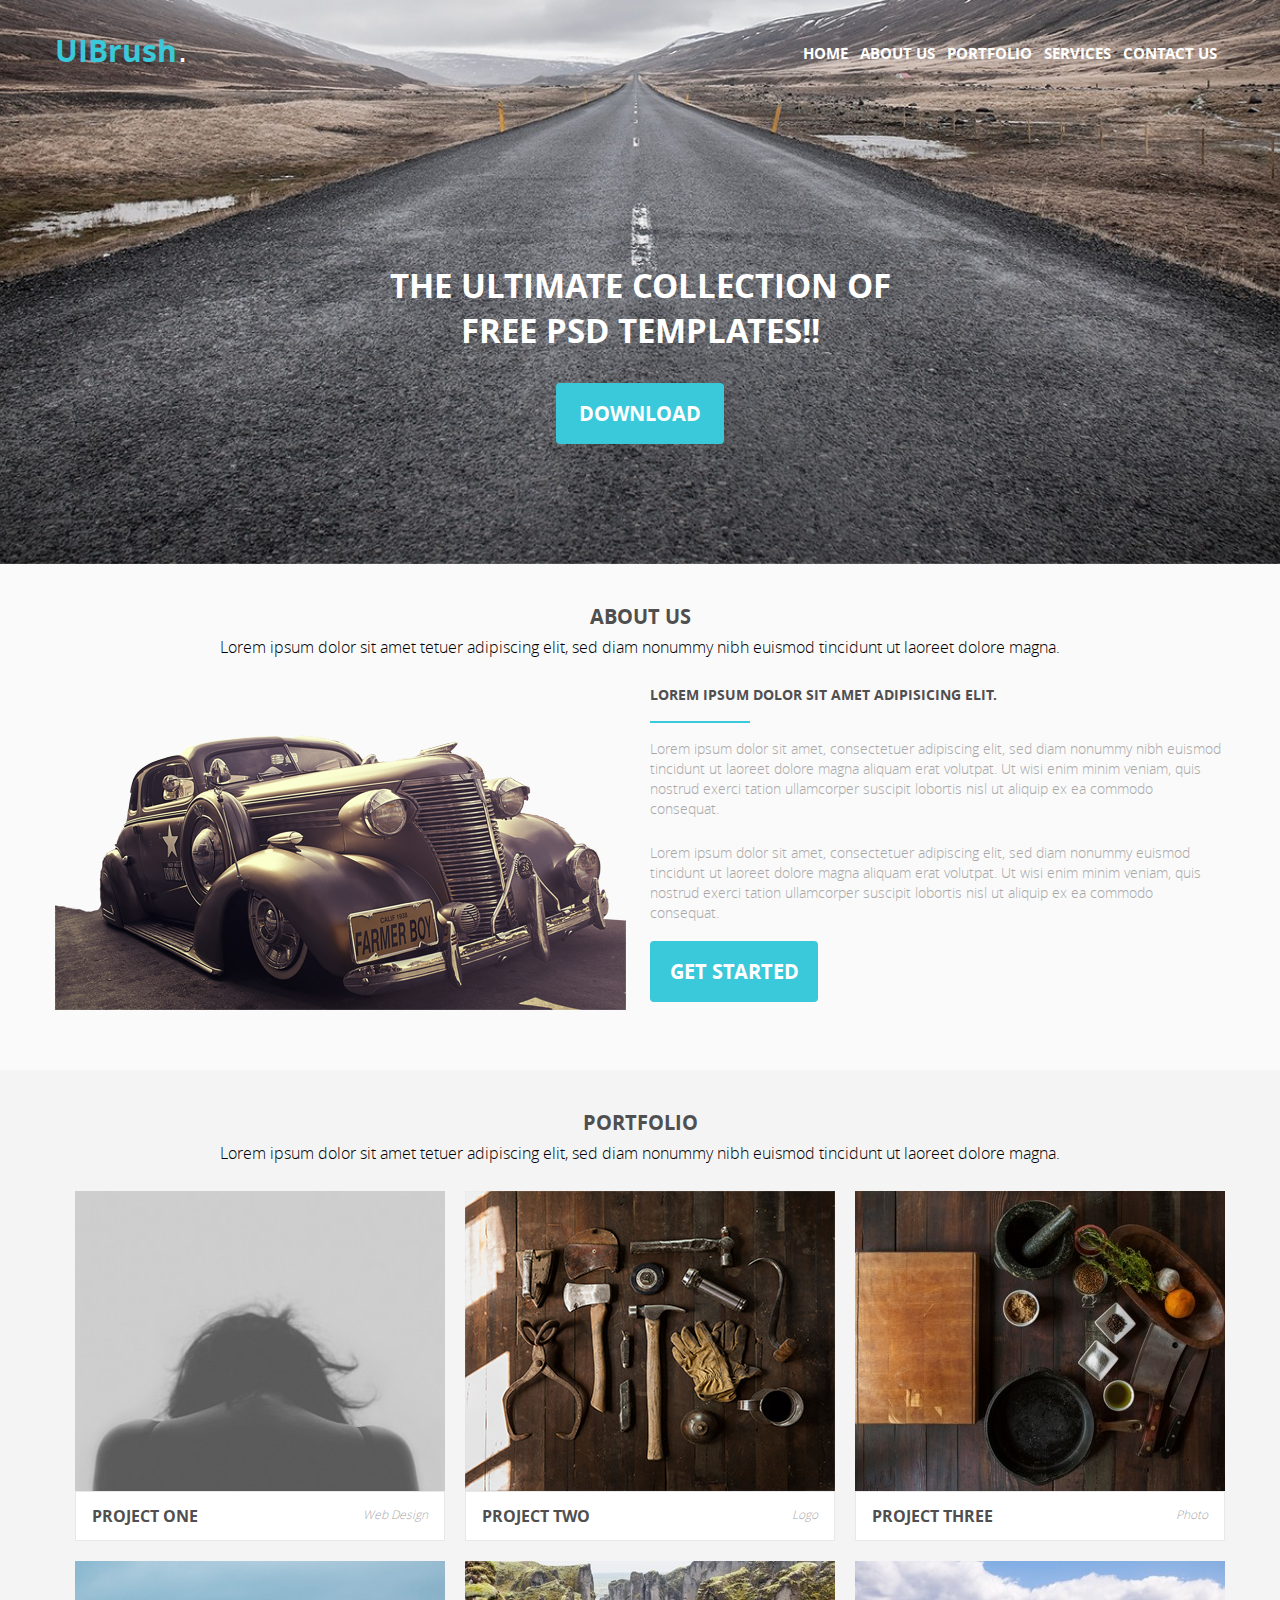
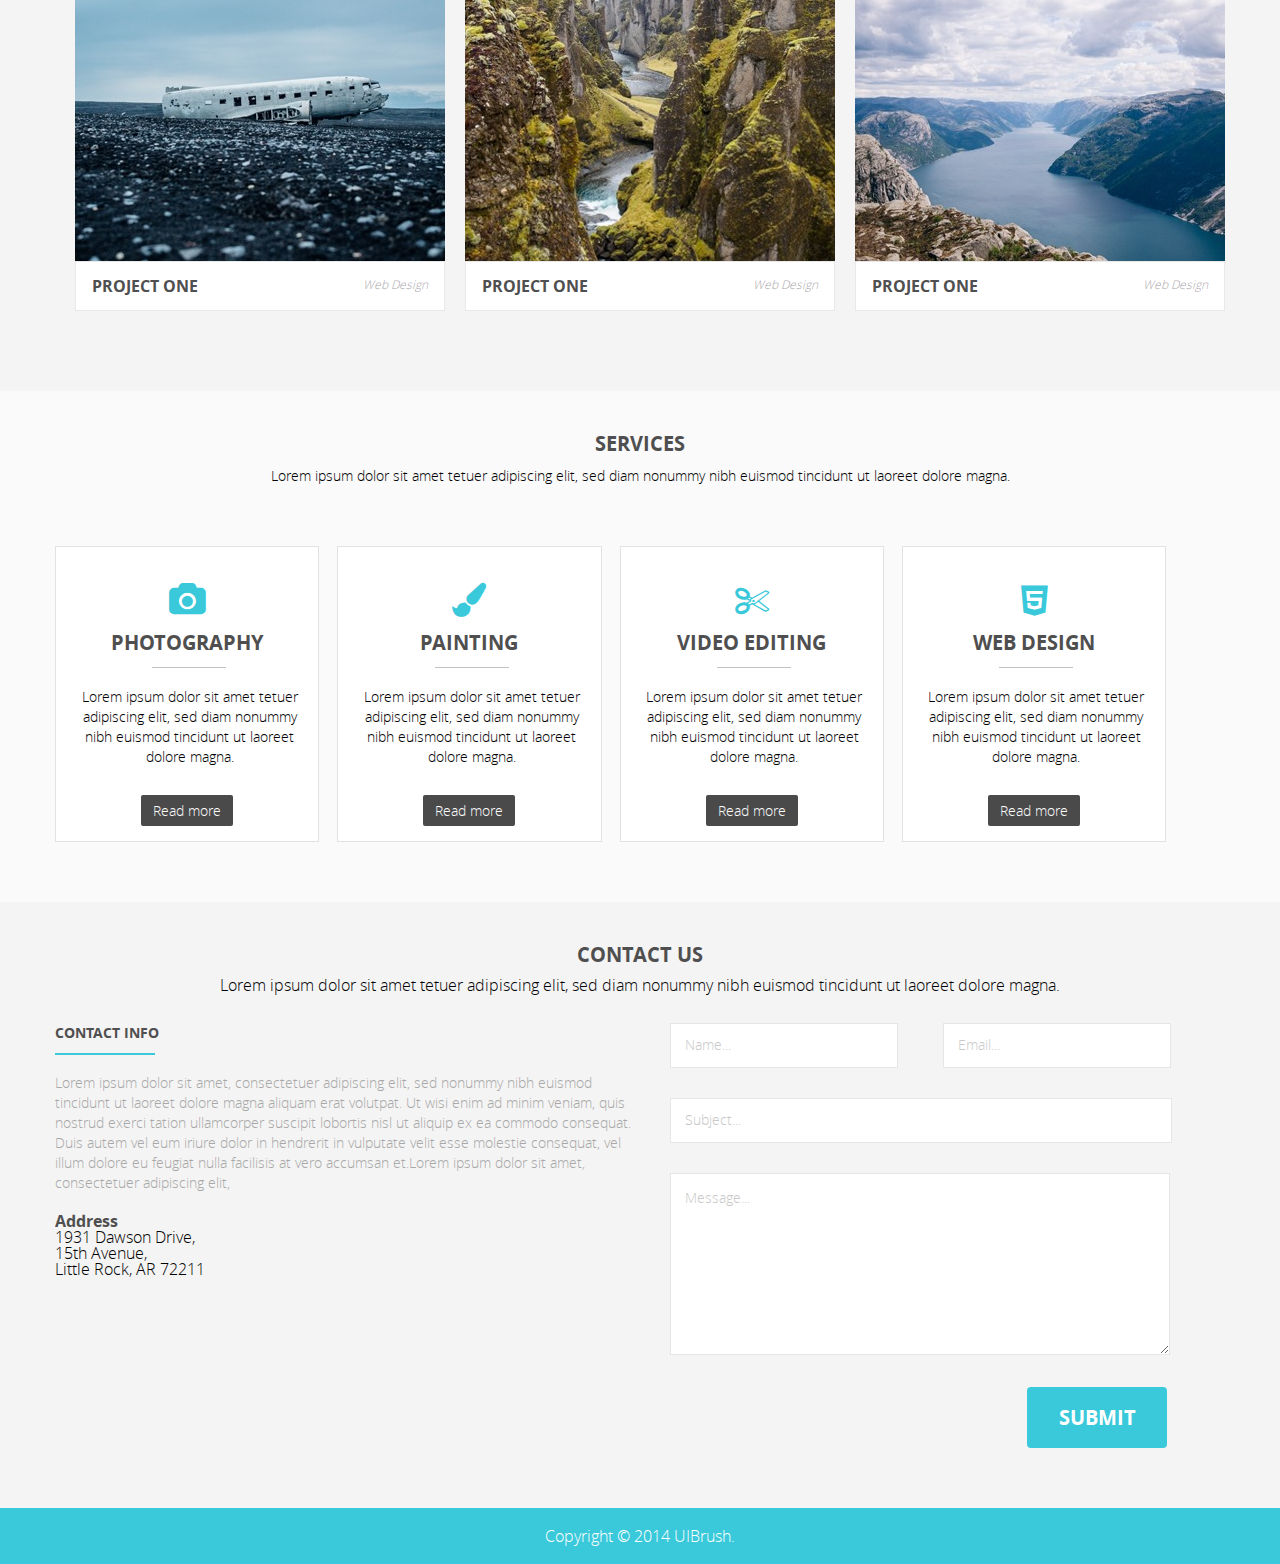
<file: lesson8/index.html>
<!DOCTYPE html>
<html>
	<head>
		<title>UIBrush.</title>
		<meta charset="utf-8">
		<meta name="viewport" content="width=device-width, initial-scale=1, maximum-scale=1">
		<link href="css/reset.css" rel="stylesheet" type="text/css">
		<link href="css/style.css" rel="stylesheet" type="text/css">
		<link rel="stylesheet" href="https://maxcdn.bootstrapcdn.com/font-awesome/4.5.0/css/font-awesome.min.css">
		<link rel="stylesheet" type="text/css" href="css/media.css">
	</head>
	<body>
		<section class="top">
			<div class="wrapper">
				<header>
					<a href="#">UIBrush<span>.</span></a>
					<nav>
						<ul>
							<li><a href="">home</a></li>
							<li><a href="">about us</a></li>
							<li><a href="">portfolio</a></li>
							<li><a href="">services</a></li>
							<li><a href="">contact us</a></li>
						</ul>
					</nav>
				</header>
				<div class="heading">
					<h1>The ultimate collection of free PSD templates!!</h1>
					<a href="#" class="btn">Download</a>
				</div>
			</div>
		</section>
		<section class="about-us">
			<div class="wrapper">
				<div class="heading">
					<h1>About us</h1>
					<p>Lorem ipsum dolor sit amet tetuer adipiscing elit, sed diam nonummy nibh euismod tincidunt ut laoreet dolore magna.</p>
				</div>
				<div class="content">
					<img src="images/about.png" alt="about">
					<article>
						<h2>Lorem ipsum dolor sit amet adipisicing elit.</h2>
						<p>Lorem ipsum dolor sit amet, consectetuer adipiscing elit, sed diam nonummy nibh euismod tincidunt ut laoreet dolore magna aliquam erat volutpat. Ut wisi enim minim veniam, quis nostrud exerci tation ullamcorper suscipit lobortis nisl ut aliquip ex ea commodo consequat.</p>
						<p>Lorem ipsum dolor sit amet, consectetuer adipiscing elit, sed diam nonummy euismod tincidunt ut laoreet dolore magna aliquam erat volutpat. Ut wisi enim minim veniam, quis nostrud exerci tation ullamcorper suscipit lobortis nisl ut aliquip ex ea commodo consequat.</p>
						<a href="#" class="btn">Get started</a>
					</article>
				</div>
			</div>
		</section>
		<section class="portfolio">
			<div class="wrapper">
				<div class="heading">
					<h1>Portfolio</h1>
					<p>Lorem ipsum dolor sit amet tetuer adipiscing elit, sed diam nonummy nibh euismod tincidunt ut laoreet dolore magna.</p>
				</div>
				<div class="content">
					<figure>
						<div class="image">
							<img src="images/project-one.jpg" alt="project">
							<div class="link">
								<a href="#">Read more</a>
							</div>
						</div>
						<div class="caption">
							<h2>Project one</h2>
							<span>Web Design</span>
						</div>
					</figure>
					<figure>
						<div class="image">
							<img src="images/project-two.jpg" alt="project">
							<div class="link">
								<a href="#">Read more</a>
							</div>
						</div>
						<div class="caption">
							<h2>Project two</h2>
							<span>Logo</span>
						</div>
					</figure>
					<figure>
						<div class="image">
							<img src="images/project-three.jpg" alt="project">
							<div class="link">
								<a href="#">Read more</a>
							</div>
						</div>
						<div class="caption">
							<h2>Project three</h2>
							<span>Photo</span>
						</div>
					</figure>
					<figure>
						<div class="image">
							<img src="images/project-one1.jpg" alt="project">
							<div class="link">
								<a href="#">Read more</a>
							</div>
						</div>
						<div class="caption">
							<h2>Project one</h2>
							<span>Web Design</span>
						</div>
					</figure>
					<figure>
						<div class="image">
							<img src="images/project-one2.jpg" alt="project">
							<div class="link">
								<a href="#">Read more</a>
							</div>
						</div>
						<div class="caption">
							<h2>Project one</h2>
							<span>Web Design</span>
						</div>
					</figure>
					<figure>
						<div class="image">
							<img src="images/project-one3.jpg" alt="project">
							<div class="link">
								<a href="#">Read more</a>
							</div>
						</div>
						<div class="caption">
							<h2>Project one</h2>
							<span>Web Design</span>
						</div>
					</figure>
				</div>
			</div>
		</section>
		<section class="services">
			<div class="wrapper">
				<div class="heading">
					<h1>Services</h1>
					<p>Lorem ipsum dolor sit amet tetuer adipiscing elit, sed diam nonummy nibh euismod tincidunt ut laoreet dolore magna.</p>
				</div>
				<div class="services">
					<div class="services-details">
						<div>
							<i class="fa fa-camera"></i>
							<h2>Photography</h2>
							<p>Lorem ipsum dolor sit amet tetuer adipiscing elit, sed diam nonummy nibh euismod tincidunt ut laoreet dolore magna.</p>
							<a href="#">Read more</a>
						</div>
						<div>
							<i class="fa fa-paint-brush"></i>
							<h2>Painting</h2>
							<p>Lorem ipsum dolor sit amet tetuer adipiscing elit, sed diam nonummy nibh euismod tincidunt ut laoreet dolore magna.</p>
							<a href="#">Read more</a>
						</div>
						<div>
							<i class="fa fa-scissors"></i>
							<h2>Video editing</h2>
							<p>Lorem ipsum dolor sit amet tetuer adipiscing elit, sed diam nonummy nibh euismod tincidunt ut laoreet dolore magna.</p>
							<a href="#">Read more</a>
						</div>
						<div>
							<i class="fa fa-html5"></i>
							<h2>Web design</h2>
							<p>Lorem ipsum dolor sit amet tetuer adipiscing elit, sed diam nonummy nibh euismod tincidunt ut laoreet dolore magna.</p>
							<a href="#">Read more</a>
						</div>
					</div>
				</div>
			</div>
		</section>
		<section class="contact-us">
			<div class="wrapper">
				<div class="heading">
					<h1>Contact Us</h1>
					<p>Lorem ipsum dolor sit amet tetuer adipiscing elit, sed diam nonummy nibh euismod tincidunt ut laoreet dolore magna.</p>
				</div>
				<div class="content">
					<article>
						<div class="contact-info">
							<h2>Contact Info</h2>
							<p>Lorem ipsum dolor sit amet, consectetuer adipiscing elit, sed nonummy nibh euismod tincidunt ut laoreet dolore magna aliquam erat volutpat. Ut wisi enim ad minim veniam, quis nostrud exerci tation ullamcorper suscipit lobortis nisl ut aliquip ex ea commodo consequat. Duis autem vel eum iriure dolor in hendrerit in vulputate velit esse molestie consequat, vel illum dolore eu feugiat nulla facilisis at vero accumsan et.Lorem ipsum dolor sit amet, consectetuer adipiscing elit,</p>
						</div>
						<h3>Address</h3>
						<ul class="address">
							<li>1931 Dawson Drive,</li> 
							<li>15th Avenue,</li> 
							<li>Little Rock, AR 72211</li>
						</ul>
					</article>
					<div class="form">
						<form action="#" method="POST">
							<ul>
								<li class="row">
									<input type="text" name="name" placeholder="Name...">
								</li>
								<li class="row">
									<input type="text" name="email" placeholder="Email...">
								</li>
								<li>
									<input type="text" name="subject" placeholder="Subject...">
								</li>
								<li>
									<textarea name="message" rows="6" cols="40" placeholder="Message..."></textarea>
								</li>
								<li><button name="submit" class="btn">Submit</button></li>
							</ul>
						</form>
					</div>
				</div>
			</div>
		</section>
		<footer>
			Copyright &copy; 2014 <a href="#">UIBrush.</a>
		</footer>
	</body>
</html>
</file>
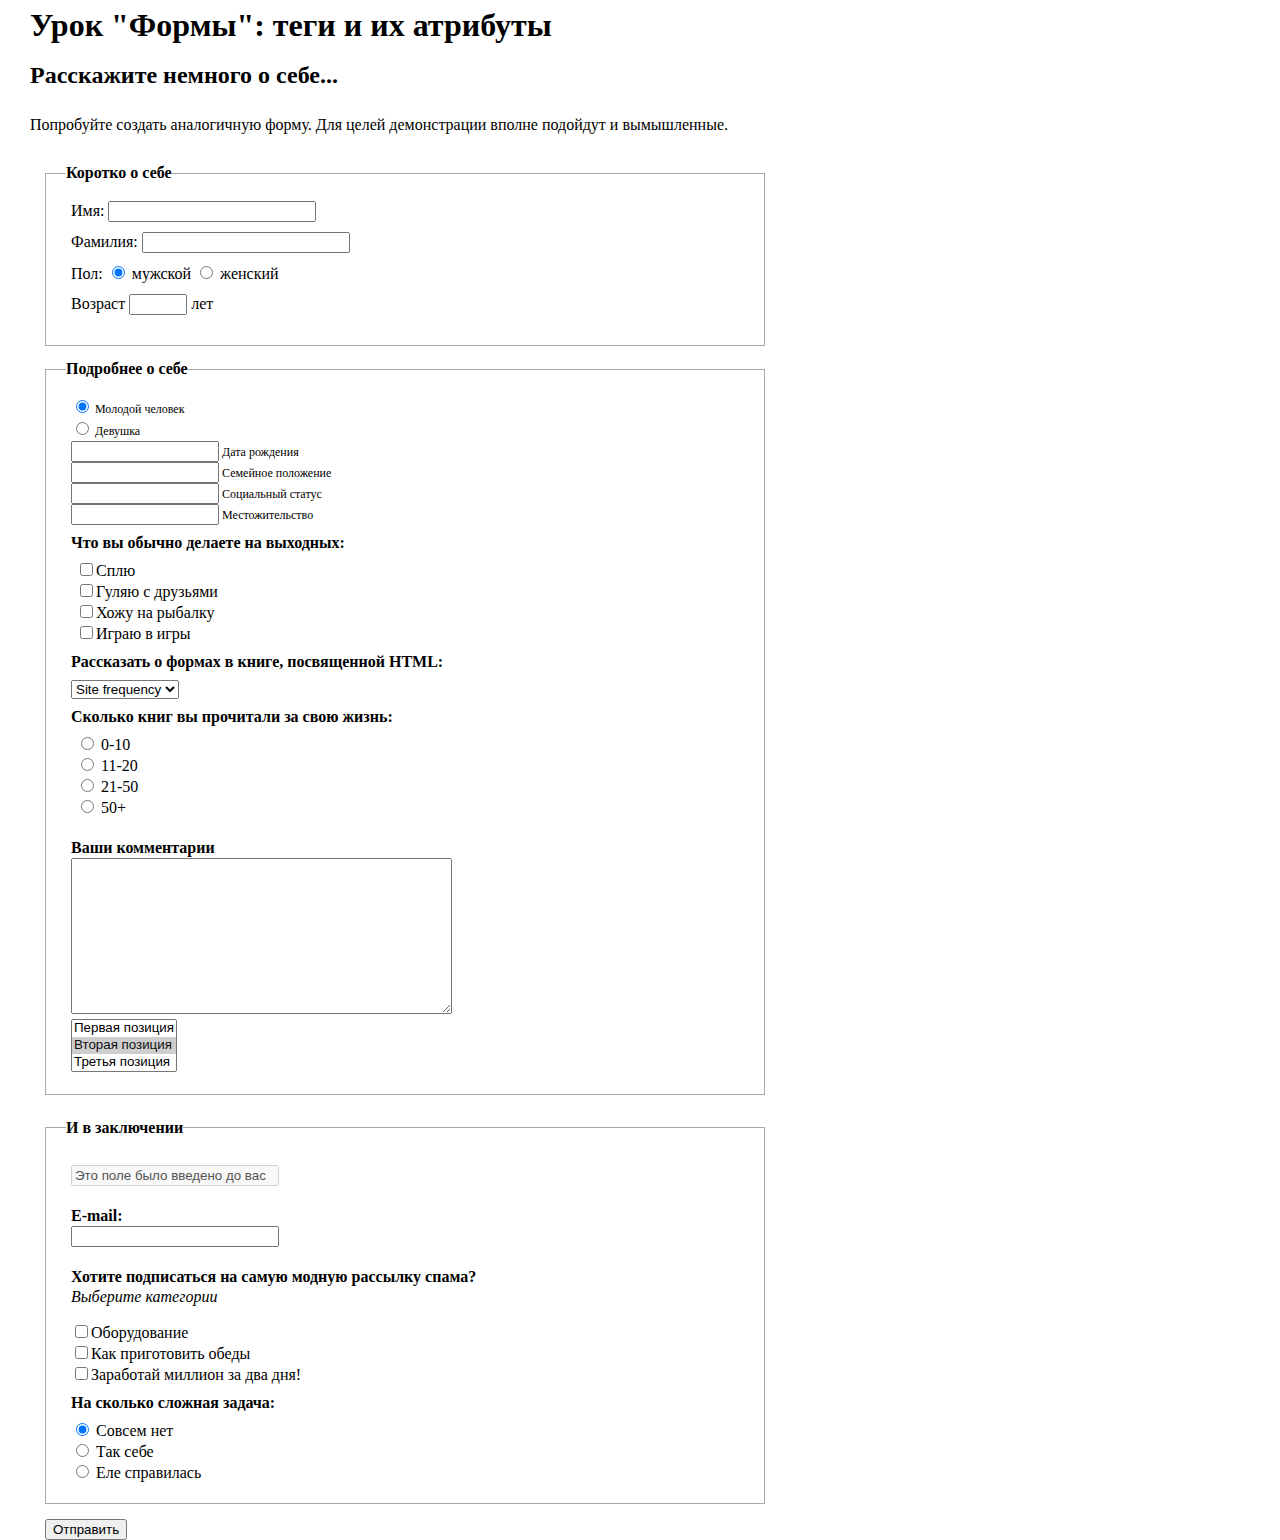
<file: lesson3/forms/index.html>
<!DOCTYPE HTML PUBLIC "-//W3C//DTD HTML 4.01//EN" "http://www.w3.org/TR/html4/strict.dtd">
<html>
	<head>
	<meta http-equiv="Content-Type" content="text/html; charset=utf-8">
		<title>Forms</title>
		<link href="css/reset.css" rel="stylesheet">
		<link href="css/style.css" rel="stylesheet">
	</head>
	<body>
		<div class="wrapper">
		<div id="header">
			<h1>Урок "Формы": теги и их атрибуты</h1>
			<h2>Расскажите немного о себе...</h2>
			<p>Попробуйте создать аналогичную форму. Для целей демонстрации вполне подойдут и вымышленные.</p>
		</div>
			<div id="content">
				<form action="#" method="GET">
					<fieldset class="first_fieldset">
					<legend>Коротко о себе</legend>
						<ul>
							<li>
								<label>Имя:</label>
								<input type="text" name="f_name">
							</li>
							<li>
								<label>Фамилия:</label>
								<input type="text" name="l_name">
							</li>
							<li class="short">
								Пол:
								<input type="radio" name="sex" checked>
								<label>мужской</label>
								<input type="radio" name="sex">
								<label>женский</label>
							</li>
							<li>
								<label>Возраст</label>
								<input type="text" name="age" class="age">
								лет
							</li>
						</ul>
					</fieldset>
					<fieldset>
					<legend>Подробнее о себе</legend>
						<ul class="about">
							<li>
								<input type="radio" name="young" checked>
								<label>Молодой человек</label>
							</li>
							<li>
								<input type="radio" name="young">
								<label>Девушка</label>
							</li>
							<li>
								<input type="text" name="birth_day" class="info">
								<label>Дата рождения</label>
							</li>
							<li>
								<input type="text" name="f_status" class="info">
								<label>Семейное положение</label>
							</li>
							<li>
								<input type="text" name="c_status" class="info">
								<label>Социальный статус</label>
							</li>
							<li>
								<input type="text" name="address" class="info">
								<label>Местожительство</label>
							</li>
						</ul>
						<ul>
							<li class="bold_title">Что вы обычно делаете на выходных:</li>
							<li>
							<ul>
								<li>
									<label>
									<input type="checkbox" name="weekends[]" value="сплю">Сплю</label>
								</li>
								<li>
									<label>
									<input type="checkbox" name="weekends[]" value="гуляю">Гуляю с друзьями</label>
								</li>
								<li>
									<label>
									<input type="checkbox" name="weekends[]" value="рыбалка">Хожу на рыбалку</label>
								</li>
								<li>
									<label>
									<input type="checkbox" name="weekends[]" value="игры">Играю в игры</label>
								</li>
							</ul>
							</li>
							<li class="bold_title">Рассказать о формах в книге, посвященной HTML:</li>
							<li>
								<select name="forms">
									<option value="Site frequency:">Site frequency</option>
									<option value="Book2">Book2</option>
									<option value="Book3">Book3</option>
								</select>
							</li>
							<li class="bold_title">Сколько книг вы прочитали за свою жизнь:</li>
							<li>
							<ul>
								<li>
									<input type="radio" name="books" value="1">
									<label>0-10</label>
								</li>
								<li>
									<input type="radio" name="books" value="2">
									<label>11-20</label>
								</li>
								<li>
									<input type="radio" name="books" value="3">
									<label>21-50</label>
								</li>
								<li>
									<input type="radio" name="books" value="4">
									<label>50+</label>
								</li>
							</ul>
							</li>
							<li class="text_forms">Ваши комментарии</li>
							<li>
								<textarea name="comments" rows="10" cols="45"></textarea>
							</li>
							<li>
								<select name="positions" size="3" multiple>
									<option value="1_pos">Первая позиция</option>
									<option value="2_pos" selected>Вторая позиция</option>
									<option value="3 pos">Третья позиция</option>
								</select>								
							</li>
						</ul>
					</fieldset>
					<fieldset>
					<legend class="bold_title">И в заключении</legend>
						<ul>
							<li>
								<label>
								<input type="text" name="field1" value="Это поле было введено до вас" disabled="disabled">
								</label>
							</li>
							<li class="text_forms">
								<label>E-mail:</label>
							</li>
							<li>
								<input type="text" name="email">
							</li>
							<li class="text_forms">Хотите подписаться на самую модную рассылку спама?</li>
							<li class="italic_title">Выберите категории</li>
							<li>
								<label>
								<input type="checkbox" name="spam[]" value="equipment">Оборудование</label>
							</li>
							<li>								
								<label>
								<input type="checkbox" name="spam[]" value="dinner">Как приготовить обеды</label>
							</li>
							<li>
								<label>
								<input type="checkbox" name="spam[]" value="million">Заработай миллион за два дня!</label>
							</li>
							<li class="bold_title">На сколько сложная задача:</li>
							<li>
								<input type="radio" name="task" value="1" checked>
								<label>Совсем нет</label>
							</li>
							<li>
								<input type="radio" name="task" value="2">
								<label>Так себе</label>
							</li>
							<li>
								<input type="radio" name="task" value="3">
								<label>Еле справилась</label>
							</li>
						</ul>
					</fieldset>
					<div id="footer">
					<input type="submit" value="Отправить" class="send">
					</div>
			</form>
		</div>
		</div>
	</body>
</html>
</file>
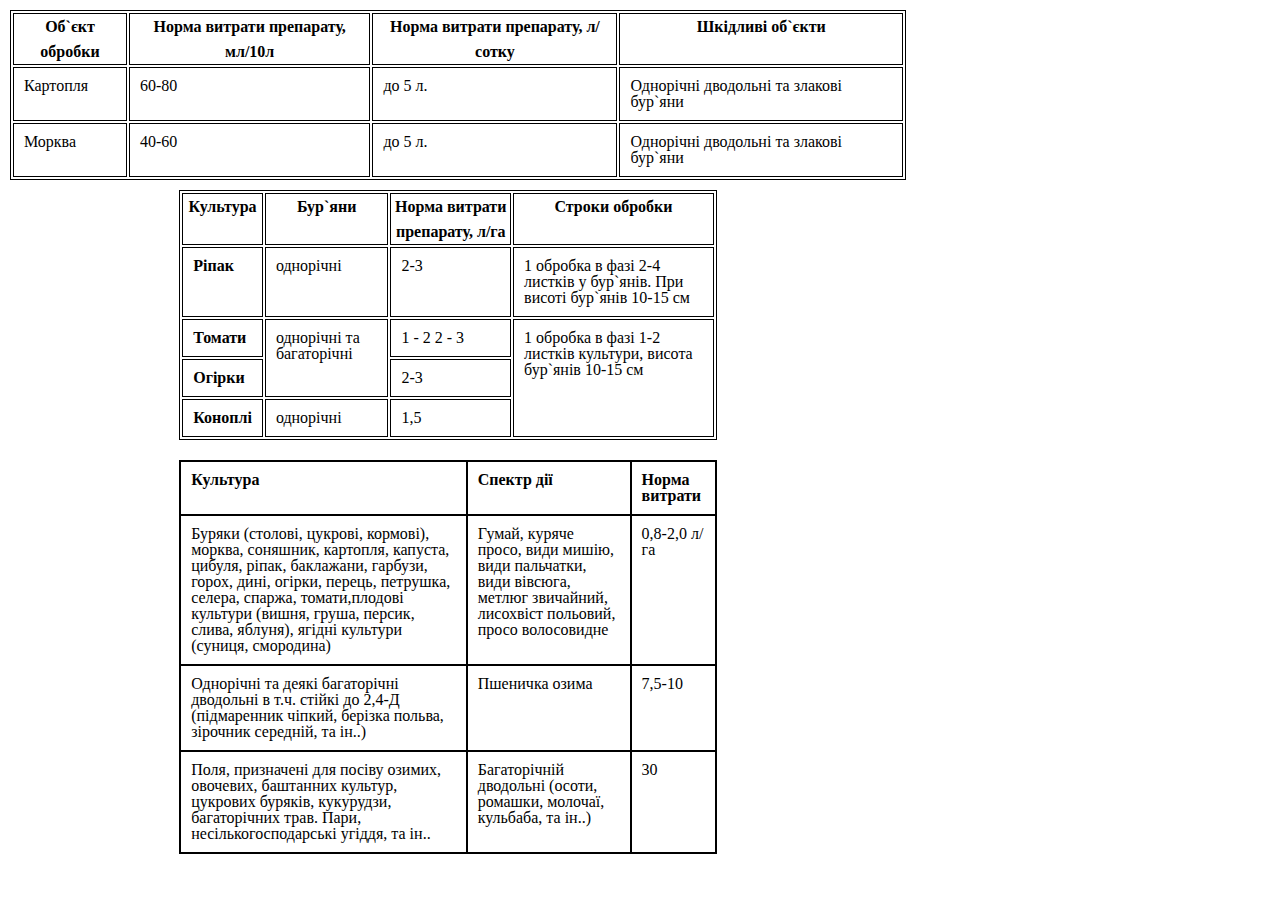
<file: lesson3/tables/index.html>
<!DOCTYPE HTML PUBLIC "-//W3C//DTD HTML 4.01//EN" "http://www.w3.org/TR/html4/strict.dtd">
<html>
	<head>
		<meta http-equiv="Content-Type" content="text/html; charset=utf-8">
		<title>Tables</title>
		<link href="css/reset.css" rel="stylesheet">
		<link href="css/style.css" rel="stylesheet">
	</head>
	<body>
			<table cellpadding="5" cellspacing="2" class="first">
				<tbody>
					<tr class="heading">
						<th>Об`єкт обробки</th>
						<th>Норма витрати препарату, мл/10л</th>
						<th>Норма витрати препарату, л/сотку</th>
						<th>Шкідливі об`єкти</th>
					</tr>
					<tr>
						<td>Картопля</td>
						<td>60-80</td>
						<td>до 5 л.</td>
						<td>Однорічні дводольні та злакові бур`яни</td>
					</tr>
					<tr>
						<td>Морква</td>
						<td>40-60</td>
						<td>до 5 л.</td>
						<td>Однорічні дводольні та злакові бур`яни</td>
					</tr>
				</tbody>
			</table>
		<table cellpadding="5" cellspacing="2" class="second">
			<tbody>
				<tr class="heading">
					<th>Культура</th>
					<th>Бур`яни</th>
					<th>Норма витрати препарату, л/га</th>
					<th>Строки обробки</th>
				</tr>
				<tr>
					<td class="bold">Ріпак</td>
					<td>однорічні</td>
					<td>2-3</td>
					<td>1 обробка в фазі 2-4 листків у бур`янів. При висоті бур`янів 10-15 см</td>
				<tr>
					<td class="bold">Томати</td>
					<td rowspan="2">однорічні та багаторічні</td>
					<td>1 - 2 2 - 3</td>
					<td rowspan="3">1 обробка в фазі 1-2 листків культури, висота бур`янів 10-15 см</td>
				</tr>
				<tr>
					<td class="bold">Огірки</td>
					<td>2-3</td>
				</tr>
				<tr>
					<td class="bold">Коноплі</td>
					<td>однорічні</td>
					<td>1,5</td>
				</tr>
			</tbody>
		</table>
		<table cellpadding="5" cellspacing="0" class="third">
			<tbody>
				<tr>
					<td class="bold">Культура</td>
					<td class="bold">Спектр дії</td>
					<td class="bold">Норма витрати</td>
				</tr>
				<tr>
					<td>Буряки (столові, цукрові, кормові), морква, соняшник, картопля, капуста, цибуля, ріпак, баклажани, гарбузи, горох, дині, огірки, перець, петрушка, селера, спаржа, томати,плодові культури (вишня, груша, персик, слива, яблуня), ягідні культури (суниця, смородина)</td>
					<td>Гумай, куряче просо, види мишію, види пальчатки, види вівсюга, метлюг звичайний, лисохвіст польовий, просо волосовидне</td>
					<td>0,8-2,0 л/га</td>
				</tr>
				<tr>
					<td>Однорічні та деякі багаторічні дводольні в т.ч. стійкі до 2,4-Д (підмаренник чіпкий, берізка польва, зірочник середній, та ін..)</td>
					<td>Пшеничка озима</td>
					<td>7,5-10</td>
				</tr>
				<tr>
					<td>Поля, призначені для посіву озимих, овочевих, баштанних культур, цукрових буряків, кукурудзи, багаторічних трав. Пари, несількогосподарські угіддя, та ін..</td>
					<td>Багаторічній дводольні (осоти, ромашки, молочаї, кульбаба, та ін..)</td>
					<td>30</td>
				</tr>
			</tbody>
		</table>
	</body>
</html>
</file>
<file: lesson1/css/style.css>
.wrapper {
	margin-left: 50px;
	margin: 20px 20px;
}
body {
	background: url(../images/wallpaper.png);
	background-attachment: fixed;
}
h1, h2, h3 {
	font-family: Palatino Linotype, Book Antiqua, Palatino, serif;
	font-size: 25px;
	color: #006600;
	text-align: center;
}
p {
	font-family: Book Antiqua, Palatino Linotype, Palatino, serif;
	color: #000099;
	text-indent: 30px;
	line-height: 20px;
}
li {
	list-style-type: none;
	float: left;
}
.icons {
	margin-left: 450px;
}
.contact {
	text-align: center;
}
.picture {
	text-align: center;
}
img {
	border-radius:20px;
}
.email {
	background: url(../images/mail.png);
	display:block;
	height:128px;
	width:128px;
}
.email:hover {
	background-position:0 -128px;
}
.vk {
	background: url(../images/vk.png);
	display: block;
	height: 123px;
	width: 128px;
}
.vk:hover {
	background-position:0 -124px;
}
.facebook {
	background: url(../images/facebk.png);
	display:block;
	height:128px;
	width:128px;
}
.facebook:hover {
	background-position:0 -128px;
}
</file>
<file: lesson10/css/grid.css>
html {
	font-size: 62.5%;
}
.container {
	margin-right: auto;
	margin-left: auto;
	padding-right: 15px;
	padding-left: 15px;
}

.container:before,
.container:after {
	display: block;
	content: " ";
}
.container:after {
	clear: both;
}
.row {
	margin-right: -15px;
	margin-left: -15px;
}
.row:before,
.row:after {
	display: block;
	content: " ";
}
.row:after {
	clear: both;
}
.xs-col-6,
.xs-col-12,
.s-col-2,
.s-col-3,
.s-col-9,
.s-col-10,
.s-col-12,
.m-col-4,
.m-col-8,
.l-col-3,
.l-col-6 {
	position: relative;
	padding-right: 15px;
	padding-left: 15px;
	min-height: 1px;
	box-sizing: border-box;
}
.xs-col-6 {
	width: 50%;
	float: left;
}
.xs-col-12 {
	width: 100%;
	float: none;
}
@media (min-width: 768px) {
  .container {
	max-width: 750px;
	padding-right: 0;
    padding-left: 0;
  }
  .row {
    margin-right: 0;
    margin-left: 0;
  }
  .s-col-2,
  .s-col-3,
  .s-col-9,
  .s-col-10 {
	float: left;
  }
  .s-col-2 {
    width: 16.666666666666664%;
  }
  .s-col-3 {
    width: 25%;
  }
  .s-col-9 {
    width: 75%;
  }
  .s-col-10 {
    width: 83.33333333333334%;
  }

  .s-col-12 {
    width: 100%;
  }
}
@media (min-width: 980px) {
  .container {
    max-width: 960px;
  }
  .m-col-4,
  .m-col-8 {
    float: left;
  }
  .m-col-4 {
    width: 33.33333333333333%;
  }
  .m-col-8 {
    width: 66.66666666666666%;
  }
}
@media (min-width: 1200px) {
  .container {
    max-width: 1170px;
  }
  .l-col-3,
  .l-col-6 {
    float: left;
  }

  .l-col-3 {
    width: 25%;
  }
  .l-col-6 {
    width: 50%;
  }
}
</file>
<file: lesson10/css/style.css>
@import url(../fonts/stylesheet.css);
a {
  text-decoration: none;
}
img,
.social a,
.subscription .period,
footer .get-in-touch span {
  display: block;
}
body {
  font-weight: 700;
	font-family: 'montserratbold';
	font-size: 1.6rem;
	line-height: 32px;
	color: #848e97;
}
.top,
.editor p,
.services h3,
.services .description p,
.contacts .person a,
.contacts .pixel-budda,
.subscription .conclusion {
  font-weight: 400;
}
header .container {
  padding: 25px 15px;
  line-height: 15px;
}
header .logo,
header h1,
footer h1,
.top span,
.editor h1,
.subscription h2,
.subscription .pricing a,
.subscription .price,
.subscription .period,
.newsletter form a,
footer .get-in-touch span {
  text-transform: uppercase;
}
header nav ul li {
  display: inline-block;
}
header img,
header ul,
footer img,
.services .icons,
.contacts img,
.subscription .pricing {
  float: left;
}
header h1,
footer h1 {
  font-family: 'montserratlight';
  font-size: 2.4rem;
  margin: 13px 50px;
  color: #333;
  line-height: 16px;
}
header span,
footer span,
.top p,
.services .example h2,
.services .responsive-header,
.contacts .person a,
.contacts .pixel-budda a,
.articles a,
footer nav li a {
  color: #8d81ac;
}
.menu {
  padding-top: 10px;
}
header nav {
  padding-left: 70px;
}
header nav li {
  padding: 0 14px;
}
header nav li a,
.editor h1,
.contacts .person h3,
.newsletter h1 {
  color: #635c73;
}
.button {
  color: white;
  background-color: #8d81ac;
}
.button-small {
  text-align: right;
  padding: 10px 36px;
  border-radius: 19px;
  margin-left: 30px;
}
.top {
  position: relative;
  background: url(../images/fork-app.jpg) center no-repeat;
  background-size: cover;
  text-align: center;
  padding: 100px 0 400px;
  line-height: 20px;
}
.top h1 {
  color: white;
  font-size: 8.2rem;
  margin-bottom: 46px;
}
.top p {
  font-family: 'latobold';
  font-size: 3rem;
  margin-bottom: 24px;
}
.top span {
  font-size: 16px;
}
.top .download {
  position: absolute;
  bottom: -67px;
  left: 0;
  width: 100%;
}
.top .button-medium {
  padding: 12px 48px;
  font-size: 2.1rem;
  border-radius: 34px;
}
.top .period {
  font-size: 1.4rem;
  line-height: 15px;
  margin-top: 20px;
}
.editor {
  text-align: center;
  padding: 95px 0 70px;
}
.editor h1 {
  font-size: 5.4rem;
}
.editor p {
  width: 88%;
  color: #323232;
  font-family: 'source_sans_prolight';
  font-size: 2.1rem;
  margin: 36px auto;
}
.editor ul li {
  display: inline-block;
  margin: 10px 5px;
}
.editor a {
  padding: 4px 5px 4px 0;
  border: 1px solid lightgrey;
  border-radius: 2px;
  color: black;
  font-weight: 600;
}
.editor ul span {
  margin-right: 10px;
  background-color: #f1f1f1;
  color: black;
  padding: 4px 10px;
  border-right: 1px solid lightgrey;
}
.fa {
  margin-right: 5px;
}
.services {
  background-color: #f4f4f4;
  position: relative;
  padding: 70px;
}
.services .responsive-header {
  display: none;
}
.services .list {
  width: 50%;
}
.services ul {
  padding: 0 10px;
}
.services ul li {
  margin-bottom: 24px;
}
.services .icons {
  width: 120px;
  margin-right: 20px;
  margin-bottom: 17px;
}
.services h3 {
  margin-bottom: 6px;
  font-size: 16px;
  color: #323232;
}
.services .description {
  overflow: hidden;
}
.services .description p {
  font-family: 'montserratlight';
  font-size: 14px;
  line-height: 21px;
}
.services .example {
  position: absolute;
  right: 0;
  bottom: -30px;
}
.services .example img {
  border-radius: 6px;
}
.services .example h2,
.services .responsive-header {
  font-size: 4.8rem;
  line-height: 20px;
  margin: 0 auto 35px;
}
.contacts {
  padding: 60px 0;
  text-align: center;
}
.contacts figure {
  margin: auto;
  width: 26%;
  text-align: left;
  padding-bottom: 50px;
}
.contacts img {
  margin-right: 23px;
}
.contacts .person h3 {
  padding: 21px 0 7px 0;
  font-size: 2.4rem;
}
.contacts .person a {
  margin-bottom: 67px;
}
.contacts .pixel-budda {
  width: 70%;
  margin: 0 auto 60px;
  padding: 20px 0 40px;
  border-bottom: 1px solid lightgrey;
  font-family: 'source_sans_probold';
  font-size: 2rem;
  position: relative;
}
.contacts .arrow-left {
  position: absolute;
  top: 26%;
  left: -14%;
}
.contacts .arrow-right {
  position: absolute;
  top: 26%;
  right: -14%;
}
.contacts .pixel-budda p {
  color: #333;
}
.contacts .social ul li {
  display: inline-block;
  margin: 0 22px;
  width: 25%;
}
.social span {
  font-size: 1.4rem;
}
.social a {
  padding: 16px 82px;
  border-radius: 2px;
  color: white;
  font-size: 2.1rem;
  font-family: 'montserratlight';
}
.social .GitHub {
  background-color: #f3f3f3;
  color: black;
}
.social .Twitter {
  background-color: #26a6d1;
}
.social .Facebook {
  background-color: #3b5998;
}
.companies {
  background: #4b3b4e url('../images/people-1.png') no-repeat 50% 100%;
  background-size: cover;
  text-align: center;
  padding-bottom: 100px;
}
.companies .row {
  padding-top: 95px;
}
.companies h1, .subscription h1 {
  color: white;
  font-size: 4.8rem;
  line-height: 20px;
  padding-top: 100px;
}
.companies div {
  padding-bottom: 20px;
}
.companies img {
  margin: 0 auto;
}
.companies p {
  color: white;
  font-family: 'source_sans_proitalic';
  line-height: 24px;
  padding-top: 20px;
}
.subscription {
  background: #4b3b4e url(../images/people-2.png) no-repeat 50% 0%;
  background-size: cover;
  text-align: center;
  padding: 5px 0;
}
.subscription .row {
  margin: 40px 0;
  display: flex;
  flex-flow: row wrap;
  justify-content: space-around;
}
.subscription h1 {
  padding-top: 40px;
}
.subscription h2 {
  padding: 45px 0 33px 0;
  margin: auto;
  background-color: rgba(255, 255, 255, 0.06);
  font-size: 2.4rem;
}
.subscription .pricing {
  background-color: rgba(255, 255, 255, 0.11);
  width: 21%;
  height: 416px;
  margin: 0 14px;
  transition: 0.5s;
  color: white;
  padding: 0;
}
.subscription .pricing:hover {
  transform: scale(1.1);
  background-color: rgba(0, 0, 0, 0.16);
  margin-left: 10px;
  margin-right: 23px;
}
.subscription .pricing a {
  padding: 16px 38px;
  background-color: rgba(255, 255, 255, 0.15);
  border-radius: 25px;
  font-size: 1.5rem;
  margin-top: 20px;
}
.subscription .price {
  color: white;
  font-size: 6rem;
  line-height: 90px;
  padding: 26px 0 26px 0;
}
.subscription .period {
  font-size: 1.4rem;
  color: rgba(255, 255, 255, 0.16);
  padding-bottom: 34px;
}
.subscription .period:after {
  display: block;
  content: "";
  position: relative;
  width: 74px;
  border-bottom: 3px solid #8d81ac;
  top: 15px;
  margin: 0 auto;
}
.subscription div p {
  line-height: 25px;
}
.subscription div {
  margin-bottom: 46px;
}
.subscription .personal-license {
  margin-bottom: 71px;
}
.subscription .conclusion {
  opacity: 0.8;
  color: #a291a5;
  font-family: 'source_sans_prolight';
  font-size: 1.4rem;
  line-height: 21px;
}
.newsletter {
  padding: 40px 0;
  background-color: #f4f4f4;
}
.newsletter h1 {
  font-size: 3rem;
  line-height: 60px;
}
.newsletter form {
  padding-top: 8px;
}
.newsletter form input {
  font-family: 'montserratlight';
  width: 60%;
  background-color: #fff;
  border-radius: 21px;
  padding: 14px 0 14px 22px;
  color: #c8cbcf;
  border: none;
  margin-right: 20px;
}
.newsletter form a {
  font-size: 1.3rem;
  line-height: 17px;
  padding: 14px 36px;
  border-radius: 21px;
}
.articles {
  padding: 65px 0 78px;
}
.articles article h2 {
  margin-bottom: 45px;
  color: #d3d1da;
  font-size: 2.8rem;
}
.articles h3, footer h2 {
  font-family: 'montserratlight';
  color: #323232;
  line-height: 26px;
}
.articles article p {
  font-family: 'montserratlight';
  font-size: 1.3rem;
  line-height: 21px;
  margin: 20px 0 25px;
}
.articles a, footer nav li a {
  font-family: 'montserratlight';
  line-height: 26px;
}
.articles .link {
  font-size: 1.4rem;
  line-height: 26px;
  background-color: #f4f4f4;
  padding: 10px 20px;
  border-radius: 4px;
}
footer {
  padding: 40px 0;
}
footer h1 {
  padding-top: 12px;
  margin-bottom: 32px;
}
footer p,
footer .get-in-touch span {
  font-family: 'montserratlight';
  font-size: 1.4rem;
  line-height: 21px;
}
footer h2 {
  margin-bottom: 20px;
}
footer .get-in-touch div {
  font-size: 3rem;
  color: #3f3f3f;
  line-height: 28px;
  margin-bottom: 10px;
}
footer .get-in-touch h2 {
  margin-top: 20px;
}
@import url(media.css);
</file>
<file: lesson10/css/media.css>
@media screen and (min-width: 320px) and (max-width: 479px) {
	.top h1 {
		font-size: 6rem;
	}
	.top p {
		line-height: 20px;
		font-size: 1.8rem;
	}
	.top .download .button-medium {
		padding: 12px 30px;
		font-size: 1.6rem;
	}
	.contacts .arrow-right {
		right: -26%;
	}
	.newsletter h1 {
		line-height: 34px;
	}
}
@media screen and (max-width: 767px) {
	header nav,
	header .menu {
		padding: 0;
	}
	header nav {
		margin-top: 10px;
	}
	header .button-small {
		margin-left: 0;
		padding: 10px 20px;
	}
	.editor h1 {
		font-size: 3.3rem;
	}
	.editor p {
		width: 100%;
	}
	.contacts .social ul li {
		width: 70%;
		display: block;
		margin: 0 auto;
	}
	.contacts .social a {
		padding: 12px 40px;
		font-size: 1.5rem;
	}
	.companies {
		padding-bottom: 20px;
	}
	.companies .container,
	.subscription .container {
		padding: 0;
	}
	.companies h1,
	.subscription h1 {
		line-height: 50px;
	}
	.companies .row {
		padding-top: 50px;
		margin: 0;
	}
	.companies div {
		width: 100%;
		float: none;
		padding-bottom: 30px;
	}
	.subscription .pricing {
		width: 80%;
		float: none;
		margin: 0 auto 40px;
	}
	.newsletter h1 {
		text-align: center;
		line-height: 30px;
	}
	.newsletter form input {
		width: 90%;
	}
	.newsletter form a {
		display: block;
		width: 30%;
		margin: 10px auto 0;
	}
}
@media screen and (max-width: 979px) {
	header nav ul {
		display: none;
	}
	header .logo {
		width: 60%;
	}
	header .menu {
		width: 40%;
	}
	.articles article,
	footer div {
		padding-bottom: 30px;
	}
}
@media screen and (max-width: 1199px) {
	.services {
		padding: 70px 0;
	}
	.services .container,
	.services .list {
		width: 100%;
	}
	.services .icons {
		margin-right: 0;
		margin-bottom: 0;
	}
	.services .description p {
		font-size: 1.2rem;
	}
	.services .responsive-header {
		display: block;
		line-height: 36px;
		text-align: center;
	}
	.services .example h2 {
		display: none;
	}
	.services .example {
		position: relative;
	}
	.services .example img {
		position: inherit;
		width: auto;
		margin: 0;
		top: 60px;
	}
}
@media screen and (min-width: 768px) and (max-width: 979px) {
	.companies div:nth-child(5) {
		clear: both;
	}
	.subscription .pricing {
		width: 40%;
		float: left;
		margin: 0 auto 40px;
	}
	.contacts figure {
		width: 30%;
	}
}
@media screen and (min-width: 768px) and (max-width: 1199px) {
	.contacts .social ul li {
		width: 25%;
		display: inline-block;
		margin: 0 auto;
		margin-right: 5px;
	}
	.contacts .social a {
		padding: 12px 40px;
		font-size: 1.5rem;
	}
}
</file>
<file: lesson2/css/style.css>
body {
	margin: 50px 300px 50px 300px;
}
#header {
	text-align: center;
	line-height: 50px;
}
h1 {
	font-size: 2em;
	font-weight: bold;
}
h2 {
	font-size: 1.5em;
	font-weight: bold;
}
p, div, ul {
	margin: 20px 0;
}
p, .example, li {
	line-height: 20px;
}
ul {
	padding-bottom: 20px;
	padding-top: 20px;
}
.microsoft {
	font-weight: bold;
}
.example {
	font-style: italic;
	text-align: center;
}
.bold_style {
	font-weight: bold;
}
.authors {
	font-size: 20px;
	font-style: italic;
}
.underline {
	text-decoration: underline;
}
.underline_italic {
	font-style: italic;
	text-decoration: underline;
}
.rightimg {
	float: left;
	margin: 7px 7px 7px 0px;
}
.right_text {
	font-style: italic;
	font-weight: bold;
}
.CIS {
	text-align: right;
	font-style: italic;
}
.mouse {
	text-align: center;
}
ul {
	list-style-type: disc;
}
ol {
	list-style-type: decimal;
}
</file>
<file: lesson3/style.css>
.wrapper {
	text-align: center;
	padding-left: auto;
}
li {
	list-style-type: none;
	padding-bottom: 20px;
}
li:first-child {
	margin-top: 170px;
}
a {
	font-size: 70px;
	color: green;
	text-decoration: none;
	padding: 25px;
}
a:hover{
	color: red;
	background-color: pink;
}
</file>
<file: lesson5/css/style.css>
html {
	font-size: 62.5%;
}
body {
	font: 1.1rem Tahoma;
}
.header-section,
.footer-section {
	overflow: hidden;
	width: 1034px;
	margin: 0 auto;
}
.content-section {
	background-color: #f4f4f4;
}
.content-section .wrapper {
	overflow: hidden;
	width: 1034px;
	margin: 0 auto;
}
img {
	max-width: 100%;
}
h1, h2, h3 {
	color: #191919;
}
h1 {
	font: 24px Myriad Pro;
	padding-bottom: 10px;
	padding-top: 5px;
}
h2 {
	font: 18px Myriad Pro;
}
h3 {
	font-weight: bold;
	margin-bottom: 5px;
}
.header{
	overflow: hidden;
	margin: 25px auto 5px 20px;
}
.logo p{
	font-family: VersaSansCon, MyriadPro, Tahoma;
	font-size: 1.8rem;
}
.sidebar_left{
	overflow: hidden;
	float:left;
	width: 120px;
	padding: 20px 20px 0;
}
.description{
	padding-bottom: 25px;
}
.description p{
	line-height: 16px;
	padding-bottom: 20px;
	color: #555555;
}
.categories ul span {
	float: right;
	color: #888888;
}
.categories li {
	background-color: #e8e8e8;
	margin-bottom: 1px;
	padding: 5px;
}
.categories li:hover {
	background-color: #DDDDDD;
}
.categories a {
	text-decoration: none;
	color: #191919;
}
.pages{
	padding-top: 20px;
	padding-bottom: 20px;
}
.pages li{
	padding: 5px;
	background-color: #e8e8e8;
	border-bottom: 1px solid #f4f4f4;
	margin-bottom: 1px;
}
.pages li:hover {
	background-color: #DDDDDD;
}
.pages a {
	text-decoration: none;
	color: #191919;
}
.search input[type="text"]{
	width: 109px;
	border-style: none;
	padding: 5px;
}
.sidebar_right{
	overflow: hidden;
	float: right;
	width:320px;
	padding-top: 20px;
	padding-right: 20px;
}
.twitter p{
	font-weight: bold;
	color: #191919;
	text-decoration: none;
}
.twitter span {
	color: #878787;
}
.twitter a img{
	-webkit-filter: grayscale(100%);
}
.twitter a img:hover {
	-webkit-filter: none;
}
.rss p {
	font-weight: bold;
	color: #191919;
	text-decoration: none;
}
.rss span {
	color: #878787;
}
.rss a img {
	-webkit-filter: grayscale(100%);
}
.rss a img:hover {
	-webkit-filter: none;
}
.links li{
	display: inline-block;
	width: 120px;
	padding-bottom: 20px;
	padding-right: 35px;
}
.links img{
	float:left;
	border: 0.5px solid #e1e1e1;
	padding-right: 5px;
}
.sidebars li{
	display: inline-table;
	padding-top: 20px;
	line-height: 15px;
	color: #555555;
}
.sidebar_right_left{
	width: 160px;
	padding-right: 20px;
}
li .sidebar_head{
	font-weight: bold;
	color: #191919;
}
.sidebar_right_right{
	width: 120px;
}
.content{
	overflow: hidden;
	padding-top: 20px;
}
.content p {
	color: #555555;
}
.lifestyle_travel li {
	list-style-type: none;
	display: inline;
	color: #191919;
}
.content img {
	margin-bottom: 20px;
}
.first_paragraph {
	margin-bottom: 50px;
}
.first_paragraph .sentence {
	font: 1.2rem Tahoma;
	color: #555555;
	margin-bottom: 25px;
	line-height: 15px;
} 
.first_paragraph li {
	list-style-type: none;
}
.share li {
	display: inline-block;
	color: #191919;
	padding-right: 2px;
}
.share li span {
	color: #878787;
	float: left;
}
.date {
	float: left;
	padding-right: 2px;
}
.date li {
	display: inline-block;
	color: #191919;
	padding-right: 2px;
}
.date li span {
	display: inline-block;
	color: #878787;
}
.tags {
	float: left;
	padding-right: 2px;
}
.tags li {
	display: inline-block;
	color: #191919;
	padding-right: 2px;
}
.tags li span {
	display: inline-block;
	color: #878787;
}
.comments {
	float: left;
	padding-right: 2px;
}
.comments li {
	display: inline-block;
	color: #191919;
	padding-right: 2px;
}
.comments li span {
	display: inline-block;
	color: #878787;
}
.home_family li{
	list-style-type: none;
	display: inline;
	color: #191919;
}
.second_part {
	list-style-type: none;
}
.home {
	list-style-type: none;
	margin-bottom: 60px;
	margin-right: 20px;
}
.home h2,
.work h2 {
	padding: 5px 15px 5px 0;
}
.home p{
	line-height: 15px;
	color: #191919;
}
.home span {
	color: #878787;
}
.home img,
.work img {
	float: right;
	margin: 0 25px 10px 20px;
}
.home_under_img {
	border-top: 1px solid #d6d6d6;
	overflow: hidden;
	margin-right: 345px;
	margin-top: 30px;
}
.home_under_img li {
	color: #191919;
}
.work{
	list-style-type: none;
	margin-bottom: 60px;
	margin-right: 20px;
}
.work p {
	line-height: 15px;
	color: #191919;
}
.work span {
	color: #878787;
}
.work_under_img {
	border-top: 1px solid #d6d6d6;
	overflow: hidden;
	margin-right: 345px;
	margin-top: 65px;
}
.work_under_img li{
	color: #191919;
}
.page_selector {
	margin-bottom: 20px;
}
.page_selector li{
	display: inline;
	color: #555555;
}
.page_selector li .page_select{
	background-color: #555555;
	color: white;
}
.page_selector a{
	text-decoration: none;
	background-color: #ffffff;
	padding: 5px 7px;
	color: #555555;
}
.page_selector a:hover{
	background-color: #555555;
	color: white;
}
.footer{
	padding-top: 20px;
	padding-bottom: 20px;
	padding-left: 20px;
	color: #555555;
}
.footer a {
	text-decoration: none;
	color: #555555;
}
@import url(media.css);
</file>
<file: lesson5/css/media.css>
@media screen and (min-width: 320px) and (max-width: 479px) {
	.sidebar_right .links li {
		padding: 0;
		padding-bottom: 10px;
	}
	.sidebars li {
		width: 46%;
	}
	.content .home img,
	.content .work img {
		float: none;
	}
}
@media screen and (max-width: 767px) {
	.sidebar_left,
	.sidebar_right,
	.content {
		float: none;
		width: 100%;
		padding: 10px 20px;
		box-sizing: border-box;
	}
	.sidebar_left .description {
		padding-bottom: 10px;
	}
	.sidebar_left .description img {
		display: block;
		margin: 0 auto;
	}
	.sidebar_right_img {
		text-align: center;
	}
	.content .home_under_img,
	.content .work_under_img {
		margin-right: 0;
	}
	.content .work_under_img {
		margin-top: 34px;
	}
}
@media screen and (min-width: 480px) and (max-width: 767px) {
	.sidebars li {
		width: 47%;
	}
	.sidebar_left .search input {
		width: 100%;
	}
	.home,
	.work {
		margin-bottom: 50px;
	}
	.home,
	.home img,
	.work,
	.work img {
		margin-right: 0;
	}
	.sidebar_left .categories,
	.sidebar_left .pages,
	.sidebar_left .search {
		width: 28%;
		display: inline-block;
		margin-right: 20px;
	}
	.sidebar_left .pages {
		padding-top: 0;
	}
}
@media screen and (min-width: 768px) and (max-width: 1023px) {
	.sidebar_left {
		width: 48%;
	}
	.content {
		width: 84%;
		margin: 0 auto;
	}
}
@media screen and (max-width: 1255px) {
	.content-section .wrapper {
		width: 100%;
	}
	.sidebar_left .search input {
		width: 100%;
	}
}
</file>
<file: lesson6/css/style.css>
body {
	width: 100%;
	background: linear-gradient(to bottom, #CED7D9 3%, #E5EAEB 10%, #EAEEEF 15%, #FFFFFF 30%);
}
.wrapper {
	margin: 0 auto;
	width: 960px;
}
.header {
    overflow: hidden;
}
.header img {
	float: left;
	padding-bottom: 30px;
}
.logo {
	float: left;
	width: 300px;
}
.logo span {
	width: 120px;
	padding-top: 30px;
	float: left;
	font: 21px Myriad Pro;
	color: #939597;
}
.header_part {
	padding: 30px 0;
}
h1 {
	font: 15px Myriad Pro;
	color: #646464;
	float: right;
	padding: 30px 70px 30px 0;
}
.forms{
	width: 160px;
	background-color: white;
	border-radius: 20px;
	float: right;
	text-align: center;
	margin-top: -5px;
	padding: 5px;
}
.forms li {
	display: inline-block;
}
.forms li a{
	text-decoration: none;
	font: 11px Arial;
	color: #737373;
	line-height: 25px;
}
.forms span {
	padding-right: 5px;
	border-right: 1px solid #737373;
}
.forms li a.active,
.forms li a:hover {
	color: #45B7FA;
}
.nav {
	border-bottom: 1px solid gray;
	padding-bottom: 128px;
}
.nav ul {
	float: right;
	width: 450px;
}
.nav .active {
	background: #E5EAEB;
	padding-bottom: 16px;
	border-radius: 20px 0 0 0;
}
.nav ul li:last-child {
	border-radius: 0 20px 0 0;
}
.nav ul li {
	border: 1px solid #939598;
    border-bottom: none;
    padding: 15px;
    width: 100px;
    text-align: center;
    float: left;
	background-color: #6B6765;
}
.nav a {
	text-decoration: none;
	color: #939597;
	font: 16px Arial;
}
.nav .active a {
	color: #03A7FD;
	border-radius: 20px 0 0 0;
}
.sidebar_left {
	overflow: hidden;
	float: left;
	width: 200px;
	margin-right: 50px;
}
.sidebar_left h3 {
	font: 20px Arial;
	color: #03A7FD;
	padding-top: 20px;
}
.sidebar_left ul{
	padding: 20px 0;
}
.sidebar_left .category-list ul {
	list-style-image: url(../images/arrow.png);
	list-style-position: inside;
}
.sidebar_left .category-list li {
	border-bottom: 1px solid gray;
	list-style-image: url(../images/arrow.png);
	list-style-position: inside;
}
.sidebar_left .category-list li a{
	text-decoration: none;
	font: 14px Arial;
	color: #545454;
	line-height: 30px;
}
.sidebar_left .category-list .last_category {
	border-bottom: none;
	padding-bottom: 30px;
}
.fa-arrow-right {
	color: #03A7FD;
	padding-right: 10px;
}
.sidebar_left .company_icons {
	padding-left: 30px;
}
.sidebar_left .company_icons li{
	padding-bottom: 20px;
}
.sidebar_left .rss {
	 border-bottom: 1px solid gray;
	 border-top: 1px solid gray;
	 padding: 20px 20px;
	 text-align: center;
}
.sidebar_left .rss span {
	padding: 5px 30px;
	font: 21px Myriad Pro;
	border: 2px solid #FFA018;
	border-radius: 18px;
}
.sidebar_left .rss a {
	color: #FFA018;
	text-decoration: none;
}
.content {
	overflow: hidden;
	width: 700px;
	padding-top: 55px;
}
.content h2 {
	font: 25px Arial;
	color: #000000;
	margin-bottom: 10px;
}
.data {
	margin-bottom: 14px;
	border-top: 1px solid #03A7FD;
}
.logo_kyosho {
	padding: 20px 20px 0 10px;
	float: left;
}
.company_info {
	overflow: hidden;
}
.company_info h3 {
	font: 22px Arial;
	color: #03A7FD;
	padding-top: 20px;
}
.company_info dl {
	width: 100%;
}
.company_info dt {
	float: left;
	background-color: #DFE5E6;
	padding: 6px 10px;
	margin-top: 3px;
	font: 12px Arial;
	color: #505050;
	width: 46.47%;
}
.company_info dd {
	float: right;
	position: relative;
	width: 46.49%;
	background-color: #DFE5E6;
	margin-top: 3px;
	font: 12px Arial;
	color: #505050;
	padding: 6px 10px;
}
.company_info .contacts,
.company_info .contacts_gray{
	width: 100%;
	margin-top: 0;
	padding-left: 295px;
	float: left;
}
.company_info .contacts_gray{
	background-color: #F0F0F0;
}
.company_info dd a {
	text-decoration: none;
	color: #03A7FD;
} 
.footer {
	margin-top: 150px;
	border-top: 1px solid #B5B6B7;
}
.copyright ul {
	background-color: #D9DADA;
	width:500px;
	height: 30px;
	float: right;
	margin-right: 20px;
	line-height: 25px;
	padding: 0 10px;
	border-radius: 0 0 15px 15px;
	margin-bottom: 30px;
}
.copyright a {
	text-decoration: none;
	color: black;
}
.copyright li {
	display: inline;
	font: 10px Arial;
	color: #77797B;
}
.copyright li img {
	float: right;
	padding-top: 5px;
}
</file>
<file: lesson8/css/style.css>
@import url(../font/stylesheet.css);

body {
	font-family: 'open_sanslight';
}
.wrapper {
	overflow: hidden;
	width: 1170px;
	margin: 0 auto;
}
h1, h2, h3 {
	text-transform: uppercase;
	font-family: 'open_sansbold';
	color: #504f50;
}
a, button {
	text-decoration: none;
	text-transform: uppercase;
	font-family: 'open_sansbold';
	color: white;
}
.top {
	overflow: hidden;
	background: url(../images/main-background.jpg) center no-repeat;
	background-size: cover;
	padding-top: 20px;
	padding-bottom: 120px;
}
.top header {
	margin-bottom: 200px;
	font-family: 'open_sansbold';
}
.top header a {
	display: block;
	float: left;
	color: #39c9da;
	font-size: 30px;
	font-weight: 700;
	text-transform: none;
}
.top header span {
	color: white;
	font-family: 'robotolight';
	font-size: 48px;
	font-weight: 400;
}
.top header nav {
	overflow: hidden;
	color: white;
	text-align: right;
	padding-top: 26px;
}
.top header nav li {
	display: inline-block;
}
.top header nav a {
	color: white;
	font-size: 15px;
	font-weight: 700;
	padding-right: 8px;
	text-transform: uppercase;
}
.top header nav a:hover {
	color: #39c9da;
}
.top .heading h1 {
	width: 504px;
	margin: 0 auto;
	text-align: center;
	color: white;
	font-size: 33px;
	font-weight: 700;
	line-height: 45px;
}
.top .heading a,
.about-us .content a,
.contact-us .form button {
	display: block;
	width: 140px;
	margin: 0 auto;
	margin-top: 30px;
	border: 2px solid #39c9da;
	background-color: #39c9da;
	color: white;
	border-radius: 4px;
	text-align: center;
	padding: 6px 12px;
	font-size: 20px;
	font-weight: 700;
	line-height: 45px;
}
.top .heading a:hover,
.about-us .content a:hover,
.contact-us .form button:hover {
	background-color: transparent;
	color: #39c9da;
}
.about-us,
.portfolio,
.services,
.contact-us {
	overflow: hidden;
	background-color: #fafafa;
	padding: 30px 0;
}
.about-us .heading,
.portfolio .heading,
.services .heading,
.contact-us .heading {
	margin: 0 auto;
	text-align: center;
}
.about-us .heading h1,
.portfolio .heading h1,
.services .heading h1,
.contact-us .heading h1 {
	font-size: 20px;
	font-weight: 700;
	line-height: 45px;
}
.about-us .heading span,
.portfolio .heading span,
.services .heading span,
.contact-us .heading span {
	display: block;
	width: 486px;
	color: #a8a8a8;
	margin: 0 auto;
	font-size: 14px;
	font-weight: 400;
	line-height: 20px;
}
.about-us .content,
.portfolio .content,
.portfolio .content,
.contact-us .content {
	overflow: hidden;
	padding: 30px 0;
}
.about-us img {
	float: left;
	padding: 50px 24px 0 0;
}
.about-us article {
	overflow: hidden;
}
.about-us article h2,
.contact-us article h2 {
	position: relative;
	font-size: 14px;
	font-weight: 700;
	line-height: 20px;
	padding-bottom: 10px;
}
.about-us article h2:before {
	content:"";
	position: absolute;
	width: 100px;
	border-bottom: 2px solid #39c9da;
	top: 36px;
}
.about-us article p {
	padding-top: 24px;
	font-size: 14px;
	font-weight: 400;
	line-height: 20px;
	color: #a8a8a8;
}
.about-us .content a {
	float: left;
	margin-top: 18px;
}
.portfolio,
.contact-us {
	background-color: #f4f4f4;
}
.portfolio figure {
	float: left;
	padding: 0 0 20px 20px;
}
.portfolio .image {
	position: relative;
}
.portfolio .link {
	position: absolute;
	top: 0;
	left: 0;
	width: 100%;
	height: 100%;
	text-align: center;
	opacity: 0;
}
.portfolio .link a {
	display: inline-block;
    margin-top: 34%;
    left: 0;
    text-align: center;
    padding: 18px 32px;
    border-radius: 2px;
    background-color: transparent;
    border: 1px solid #ffffff;
    color: #ffffff;
    line-height: 15px;
}
.portfolio .link:hover {
	opacity: 1;
	background-color: rgba(66, 65, 65, 0.83);
	-webkit-transition: all 0.4s ease-in-out;
	-moz-transition: all 0.4s ease-in-out;
	-ms-transition: all 0.4s ease-in-out;
	transition: all 0.4s ease-in-out;
}
.portfolio .caption {
	margin-top: -2px;
	background-color: #ffffff;
    border: 1px solid #e8e8e8;
}
.portfolio .caption h2 {
	display: inline-block;
    padding: 16px;
    font-weight: 700;
}
.portfolio .caption span {
	float: right;
	color: #aba7ab;
    display: inline-block;
    padding: 16px;
	font-style: italic;
	font-size: 12px;
}
.services {
	overflow: hidden;
	background-color: #fafafa;
	font-size: 14px;
	font-weight: 400;
	line-height: 20px;
}
.services .services-details {
	margin: 30px 0;
}
.services .services-details div {
	float: left;
	width: 19%;
	padding: 20px;
	text-align: center;
	margin-right: 18px;
	border: 1px solid #e2e2e2;
	background-color: white;
}
.services .services-details .fa {
	display: inline-block;
    font-weight: 400;
    font-size: 34px;
    padding: 16px;
    color: #39c9da;
}
.services .services-details div:hover .fa {
	color: white;
}
.services .services-details h2 {
	position: relative;
	font-size: 20px;
}
.services .services-details h2:after {
	content:"";
	position: absolute;
	width: 74px;
	border-bottom: 1px solid #c2c2c2;
	top: 34px;
	right: 72px;
}
.services .services-details p {
	width: 227px;
	margin: 34px 0;
}
.services .services-details a {
	font-family: 'open_sanslight';
	color: white;
	background-color: #4b4a4b;
	border-radius: 2px;
	color: white;
	padding: 6px 12px;
	text-transform: none;
}
.services .services-details div:hover {
	background-color: #39c9da;
}
.services .services-details div:hover a{
	color: #323030;
	background-color: white;
}
.services .services-details div:hover p,
.services .services-details div:hover h2 {
	color: white;
}
.contact-us article {
	overflow: hidden;
	width: 50%;
	float: left;
	padding-right: 30px;
}
.contact-us article h2:after {
	content:"";
	position: absolute;
	width: 100px;
	border-bottom: 2px solid #39c9da;
	top: 30px;
	left: 0;
}
.contact-us article p {
	margin: 20px 0;
	color: #a8a8a8;
	font-size: 14px;
	font-weight: 400;
	line-height: 20px;
}
.contact-us h3 {
	text-transform: none;
}
.contact-us .address p {
	width: 132px;
}
.contact-us .form button {
	float: right;
	margin-top: 0;
	margin-right: 58px;
}
.contact-us .form {
	overflow: hidden;
}
.contact-us .form input,
.contact-us .form textarea {
	width: 85%;
	padding: 14px;
	border: 1px solid #e6e6e6;
}
.contact-us .form textarea {
	width: 470px;
	height: 152px;
}
.contact-us .form li {
	margin-bottom: 30px;
}
.contact-us .form .row {
	width: 42%;
	float: left; 
	margin-right: 40px;
}
::-webkit-input-placeholder {
	color: #c9c9c9;
	font-family: 'open_sanslight';
	font-size: 14px;
}
:-moz-placeholder {
	color: #c9c9c9;
	font-family: 'open_sanslight';
	font-size: 14px;
}
::-moz-placeholder {
	color: #c9c9c9;
	font-family: 'open_sanslight';
	font-size: 14px;
}
:-ms-input-placeholder {
	color: #c9c9c9;
	font-family: 'open_sanslight';
	font-size: 14px;
}
footer {
	overflow: hidden;
	background-color: #39c9da;
	font-family: 'open_sanslight';
	color: white;
	text-align: center;
	padding: 20px 0;
}
footer a {
	font-family: 'open_sanslight';
	text-transform: none;
}
</file>
<file: lesson8/css/media.css>
@media screen and (min-width: 320px) and (max-width: 479px) {
	html {
		font-size: 50%;
	}
	.services .services-details div {
		width: 74%;
		float: none;
		margin: 0 auto;
		margin-bottom: 20px;
	}
	.about-us .heading p,
	.about-us .content p,
	.portfolio .heading p,
	.services .heading p,
	.contact-us .heading p,
	.contact-us .content p,
	.contact-us .content li {
		width: 100%;
	}
}
@media screen and (max-width: 767px) {
	.top {
		padding: 0;
	}
	.top header nav {
		display: none;
	}
	.top .heading {
		margin-bottom: 20px;
	}
	.btn {
		padding: 3px 6px;
	}
	.about-us .content article h2:before {
		top: 50px;
	}
	.about-us .content img {
		float: none;
		padding: 10px;
		box-sizing: border-box;
	}
	.about-us article {
		width: 100%;
		padding: 0 10px;
		box-sizing: border-box;
	}
	.portfolio .content {
		width: 100%;
	}
	.portfolio .content figure {
		float: none;
		width: 72%;
		margin: 0 auto;
		margin-bottom: 20px;
		padding: 0;
	}
	.portfolio .content figure img {
		width: 100%;
	}
	.services .services-details h2 {
		width: 72%;
	}
	.services .services-details p {
		margin: 54px auto;
	}
	.contact-us .form input,
	.contact-us .form textarea {
		width: 85%;
		margin: 0 10px;
	}
	.contact-us .form input {
		font-size: 1.5rem;
	}
	::-webkit-input-placeholder {
		font-size: 1.6rem;
	}
	.contact-us .form button {
		margin-right: 10px;
	}
}
@media screen and (min-width: 480px) and (max-width: 767px) {
	.services .services-details {
		width: 100%;
		margin: 0;
	}
	.services .services-details div {
		width: 46%;
		float: none;
		margin: 0 auto;
		margin-bottom: 20px;
	}
	.services .services-details div h2 {
		width: 45%;
	}
	.services .services-details div p {
		width: 100%;	
	}
	.contact-us .form input,
	.contact-us .form textarea {
		width: 90%;
	}
}
@media screen and (min-width: 768px) and (max-width: 1255px) {
	html {
		font-size: 60%;
	}
	.top header nav a {
		padding-right: 8px;
	}
	.top .heading {
		margin-bottom: 20px;
	}
	.about-us .content article h2:before {
		top: 36px;
	}
	.about-us .content img {
		float: none;
		padding: 10px;
		box-sizing: border-box;
	}
	.about-us article {
		width: 100%;
		padding: 0 10px;
		box-sizing: border-box;
	}
	.portfolio .content {
		width: 100%;
		padding: 30px 0 10px;
	}
	.portfolio .content figure {
		float: left;
		width: 45.5%;
		margin: 0 auto;
		margin-bottom: 20px;
		padding-right: 10px;
	}
	.portfolio .content figure img {
		width: 100%;
	}
	.services .services-details {
		width: 90%;
		margin: 0 auto;
	}
	.services .services-details div {
		width: 43%;
		float: left;
		margin: 0 auto 20px 6px;
	}
	.services .services-details h2 {
		width: 38%;
	}
	.services .services-details h2:after {
		top: 12px;
		right: 0;
		margin: 0 auto;
	}
	.services .services-details p {
		margin: 0 auto;
		padding: 54px 0;
	}
	.contact-us .form input,
	.contact-us .form textarea {
		width: 91%;
		margin: 0 20px;
	}
	.contact-us .form input {
		font-size: 1.5rem;
	}
	::-webkit-input-placeholder {
		font-size: 1.6rem;
	}
	.contact-us .form button {
		margin-right: 20px;
	}
}
@media screen and (min-width: 1024px) and (max-width: 1255px) {
	html {
		font-size: 72%;
	}
	.btn {
		padding: 18px 12px;
		line-height: 28px;
	}
	.about-us .content img {
		width: 50%;
		float: left;
		padding-top: 72px;
	}
	.about-us .content article {
		width: 50%
	}
	.about-us .content article a {
		width: 35%;
	}
	.about-us .content article h2:before {
		top: 54px;
	}
	.portfolio .content figure {
		float: left;
		width: 30%
	}
	.contact-us .form input,
	.contact-us .form textarea {
		width: 93%;
	}
}
@media screen and (max-width: 1255px) {
	.wrapper {
		width: 100%;
	}
	.about-us .heading p,
	.about-us .content p,
	.portfolio .heading p,
	.services .heading p,
	.contact-us .heading p,
	.contact-us .content p,
	.contact-us .content li 
	.portfolio .content .caption span,
	.services .services-details p,
	footer {
		font-size: 1.6rem;
	}
	.top header {
		margin-bottom: 90px;
	}
	.top header a {
		margin: 20px 0 0 20px;
	}
	.top .heading h1 {
		width: 80%;
		font-size: 3rem;
		line-height: 5.5rem;
	}
	.about-us {
		padding: 10px;
	}
	.about-us .content article h2,
	.portfolio .content .caption h2,
	.contact-us .contact-info h2{
		font-size: 1.8rem;
	}
	.services {
		padding: 0;
	}
	.services .heading {
		padding: 20px 0;
	}
	.contact-us .content {
		padding: 0;
	}
	.contact-us .content article {
		width: 100%;
		float: none;
		padding: 30px 20px;
		box-sizing: border-box;
	}
	.contact-us .content h3 {
		font-size: 1.7rem;
	}
	.contact-us .form li {
		margin-bottom: 10px;
	}
	.contact-us .form .row {
		width: 100%;
	}
}
</file>
<file: lesson3/forms/css/style.css>
.wrapper {
	margin-left: 30px;
}
form {
	width:60%;
}
ul {
	padding-left: 5px;
}
li {
	list-style-type: none;
	line-height: 20px;
}
h1 {
	font-size: 2em;
	font-weight: bold;
}
h2 {
	font-size: 1.5em;
	font-weight: bold;
}
#header {
	line-height: 50px;
}
fieldset {
	border: 1px solid darkgrey;
	padding: 20px;
	margin: 15px;
}
input[type="text"]{
	width: 200px;
}
.about {
	font-size: 12px;
}
input.age {
	width: 50px;
}
input.info {
	width: 140px;
}
legend, .bold_title {
	font-weight: bold; 
}
.bold_title {
	line-height: 35px;
}
.italic_title {
	font-style: italic;
	padding-bottom: 15px;
}
.text_forms {
	padding-top: 20px;
	font-weight: bold;
}
fieldset.first_fieldset li {
	padding-bottom: 10px;
}
.send {
	margin: 0 15px;
}
</file>
<file: lesson3/tables/css/style.css>
body {
	width: 70%;
}
table {
	margin: 0 auto 20px;
}
td {
	padding: 10px;
}
.first {
	width: 100%;
	margin: 10px 10px;
}
.second {
	width: 60%;
}
.third {
	width: 60%;
}
.bold {
	font-weight: bold;
}
.heading {
	font-weight: bold;
	line-height: 25px;
}
table.first, table.first td, table.first th {
	border: 1px double black;
}
table.first {
	display: table;
    border-collapse: separate;
    border-spacing: 2px;
    border-color: black;
}
table.second, table.second td, table.second th {
	border: 1px double black;
}
table.second {
	display: table;
    border-collapse: separate;
    border-spacing: 2px;
    border-color: black;
}
table.third td {
	border: 2px solid black;
}
</file>
